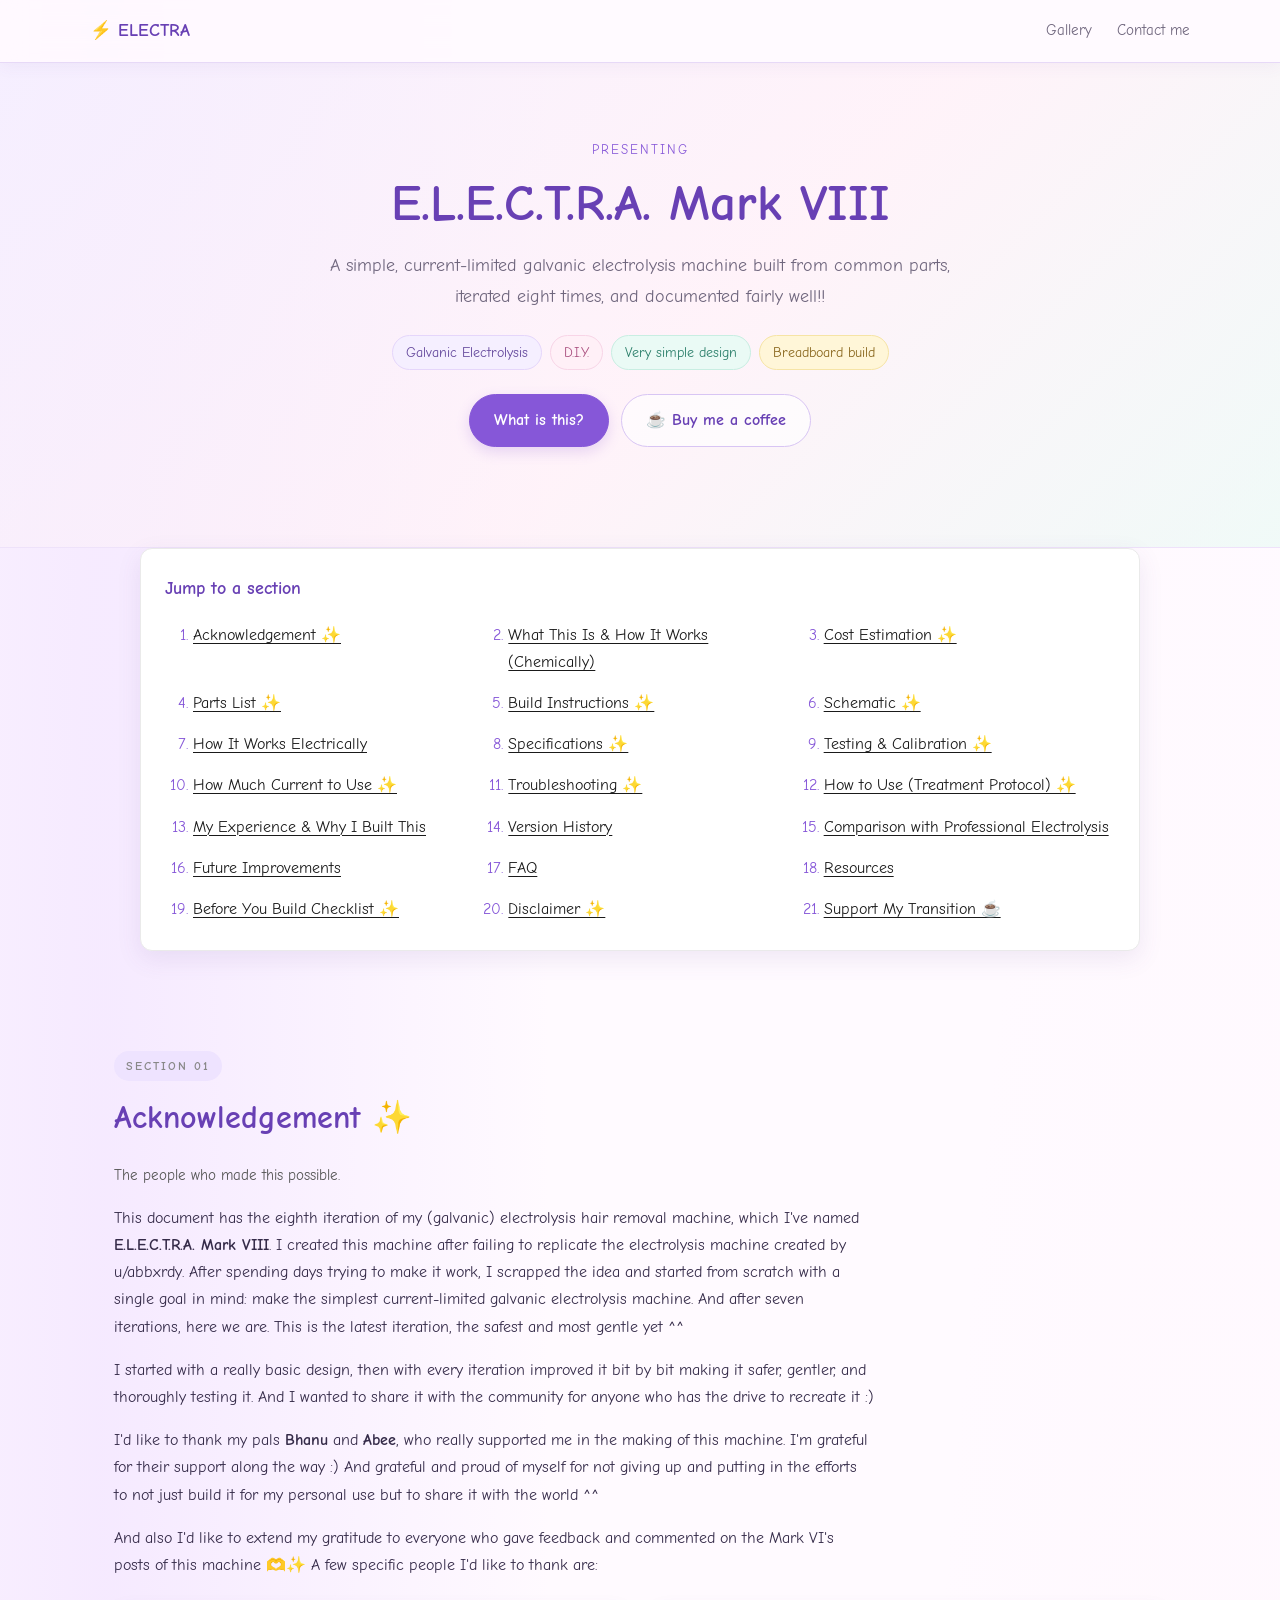
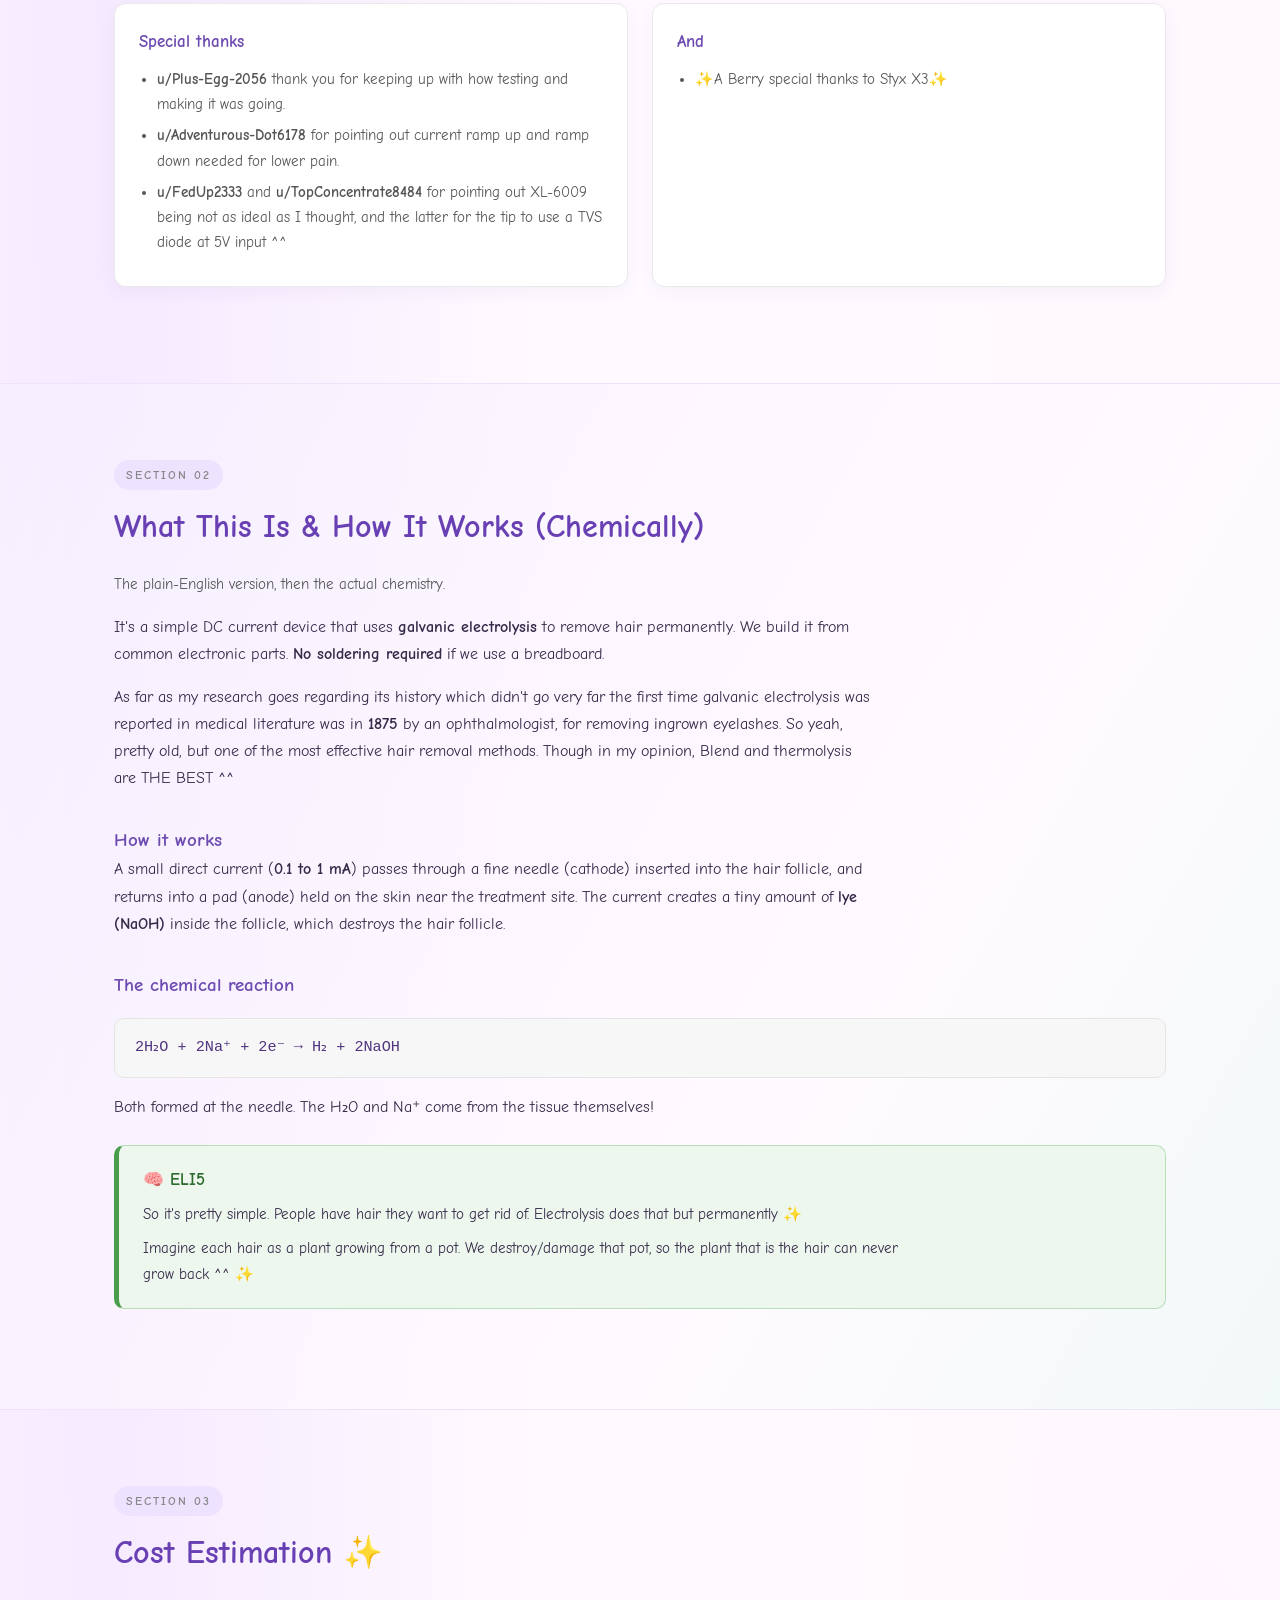
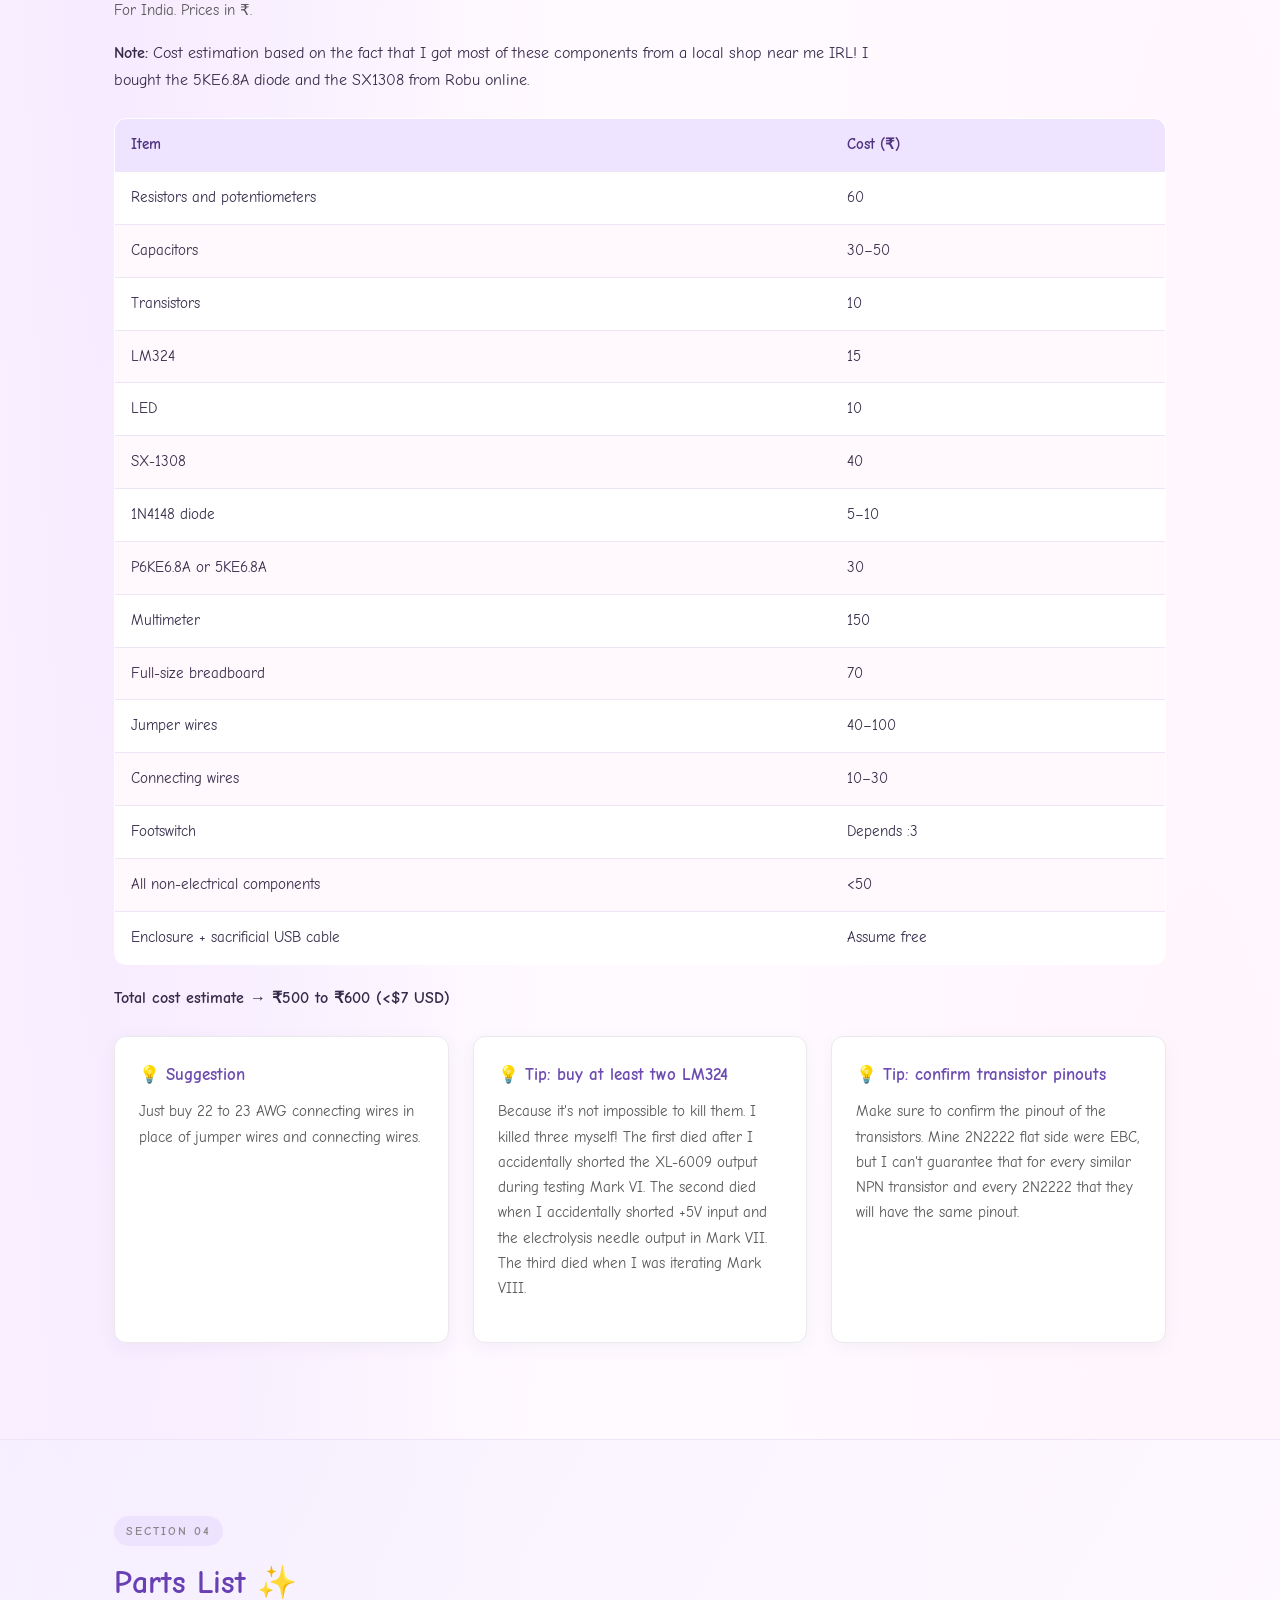
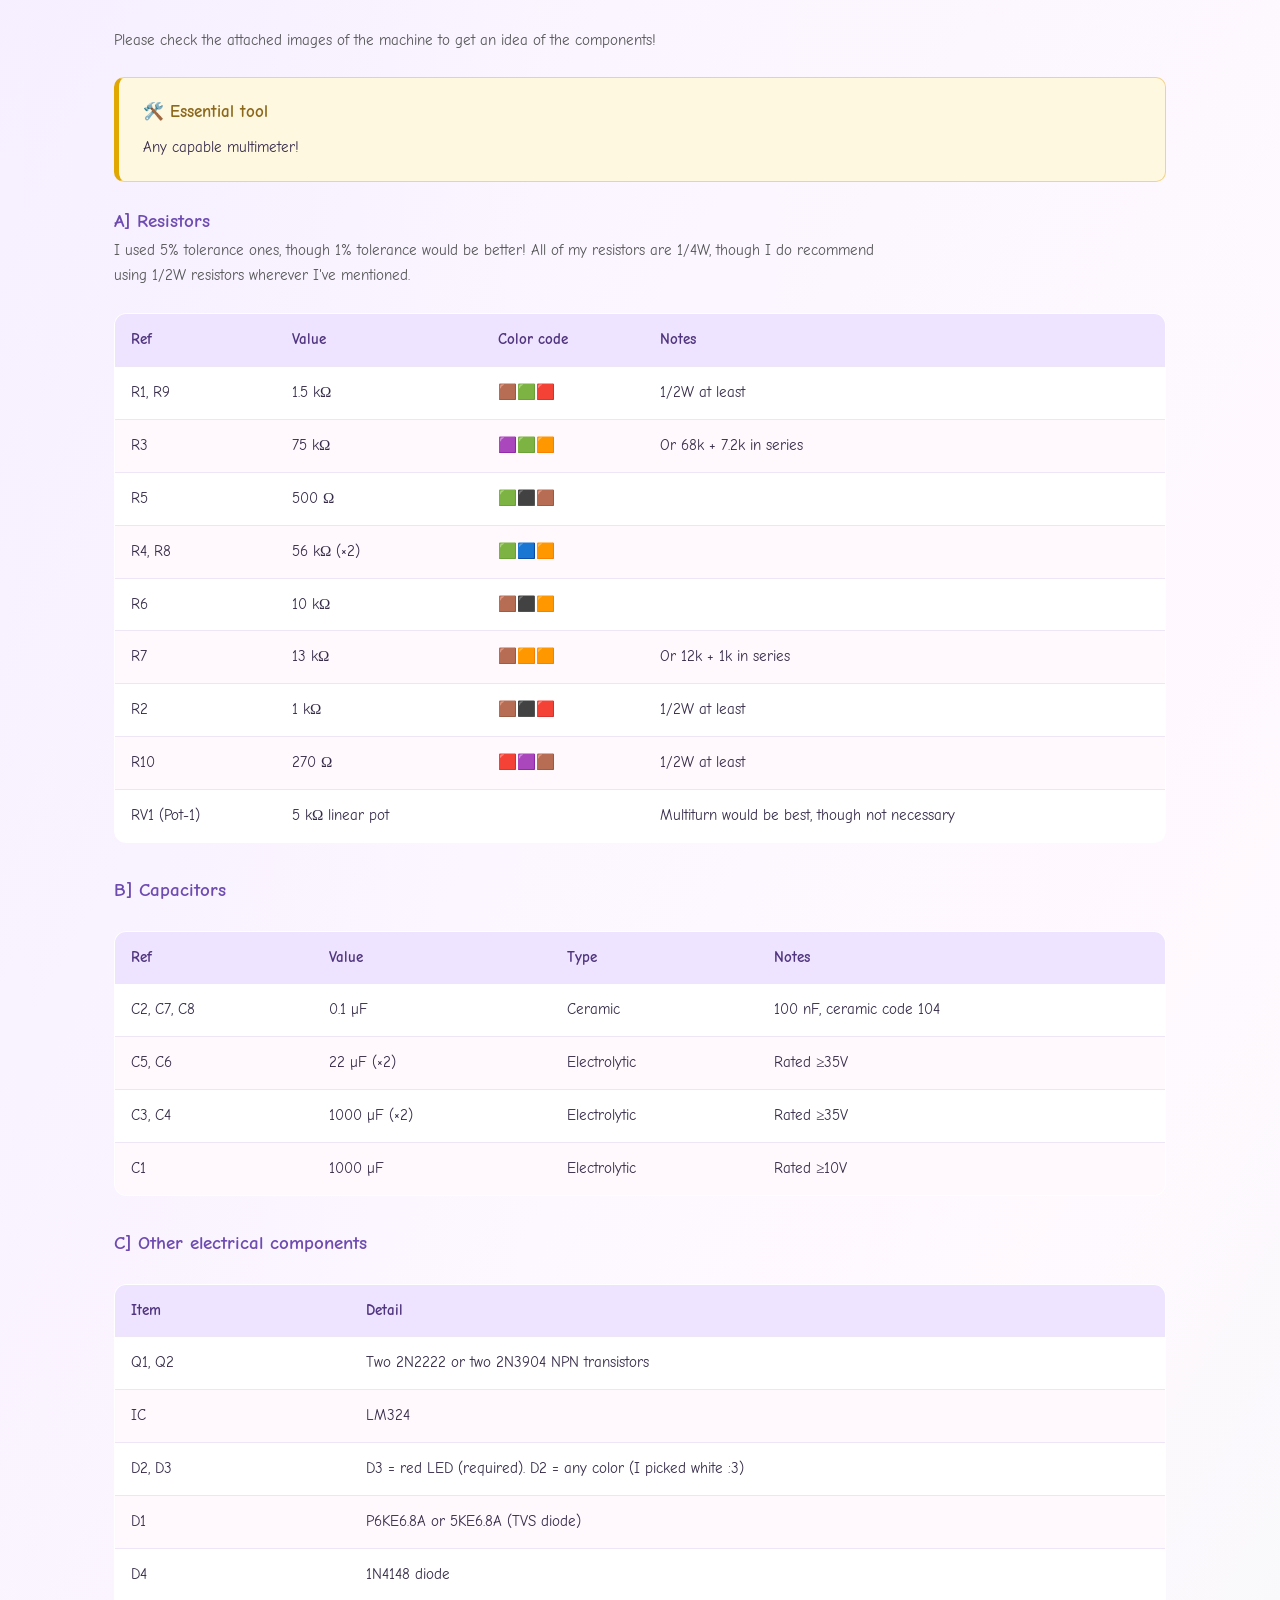
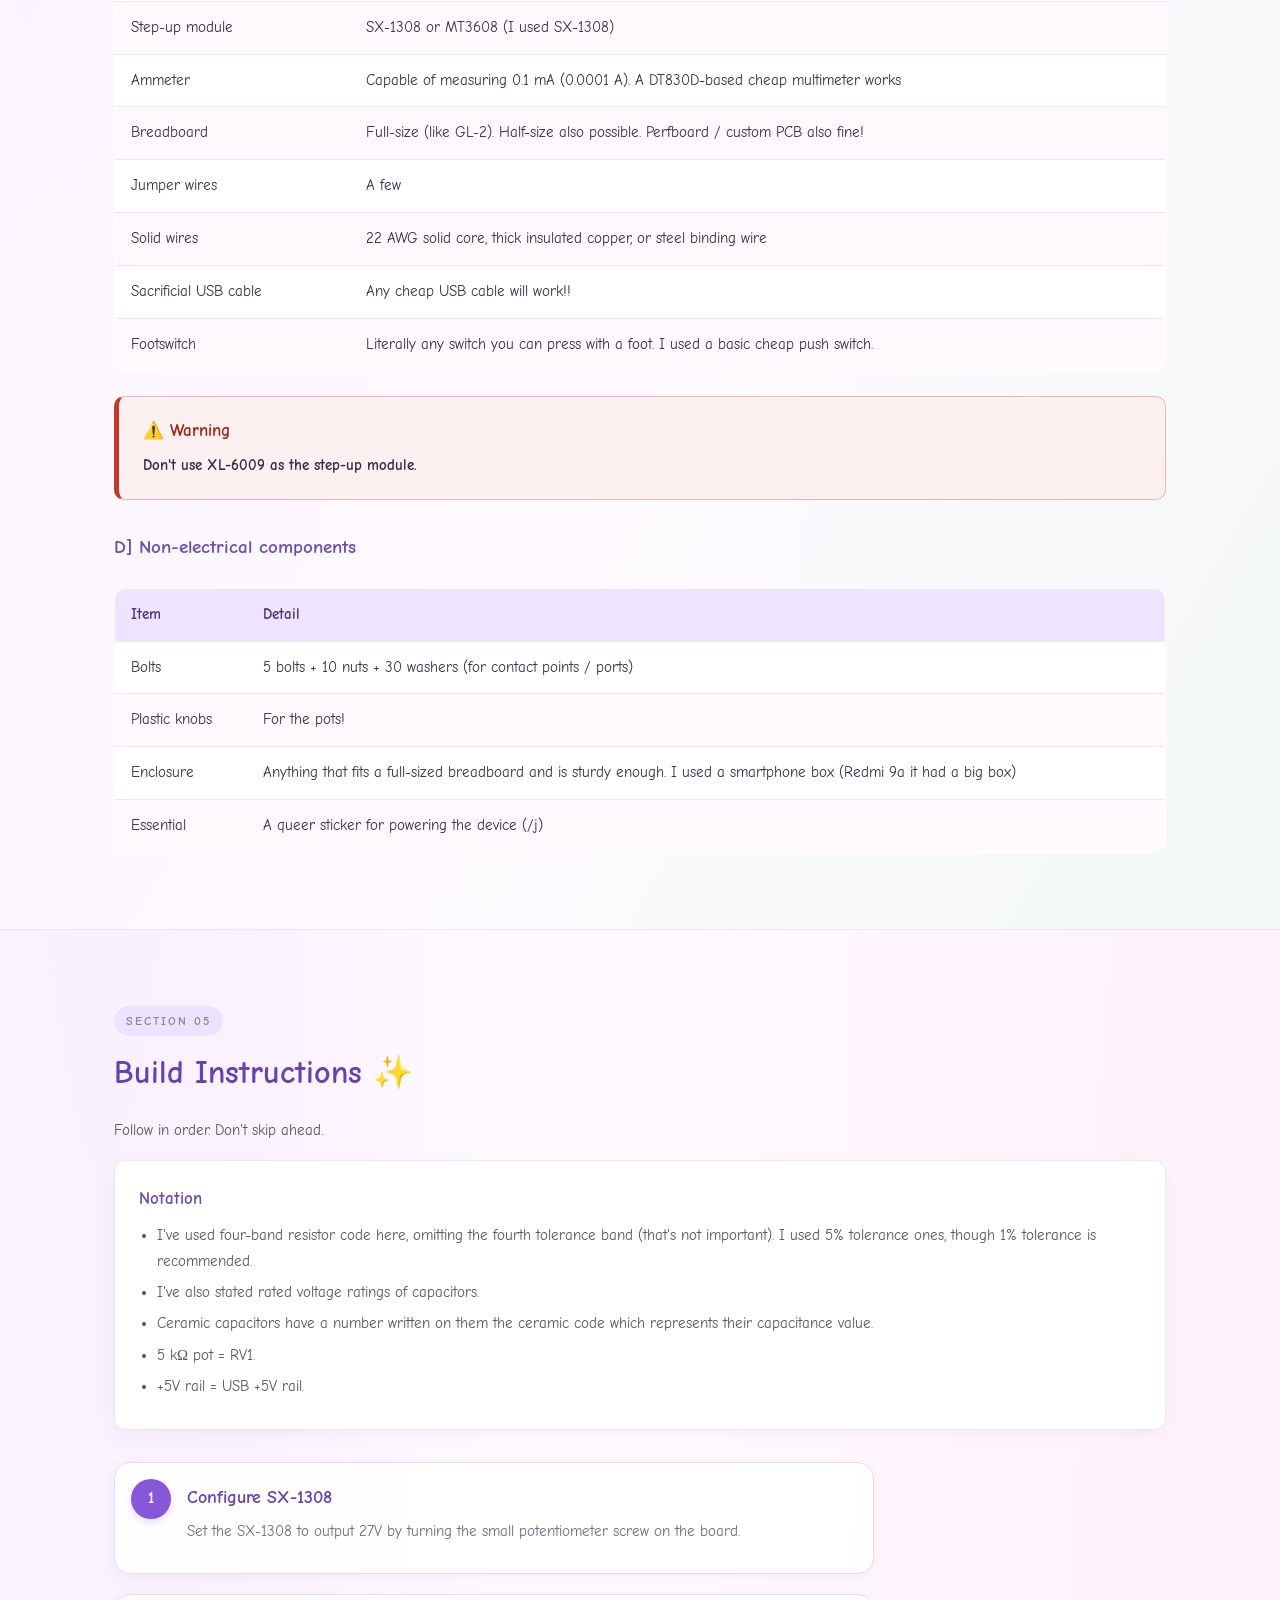
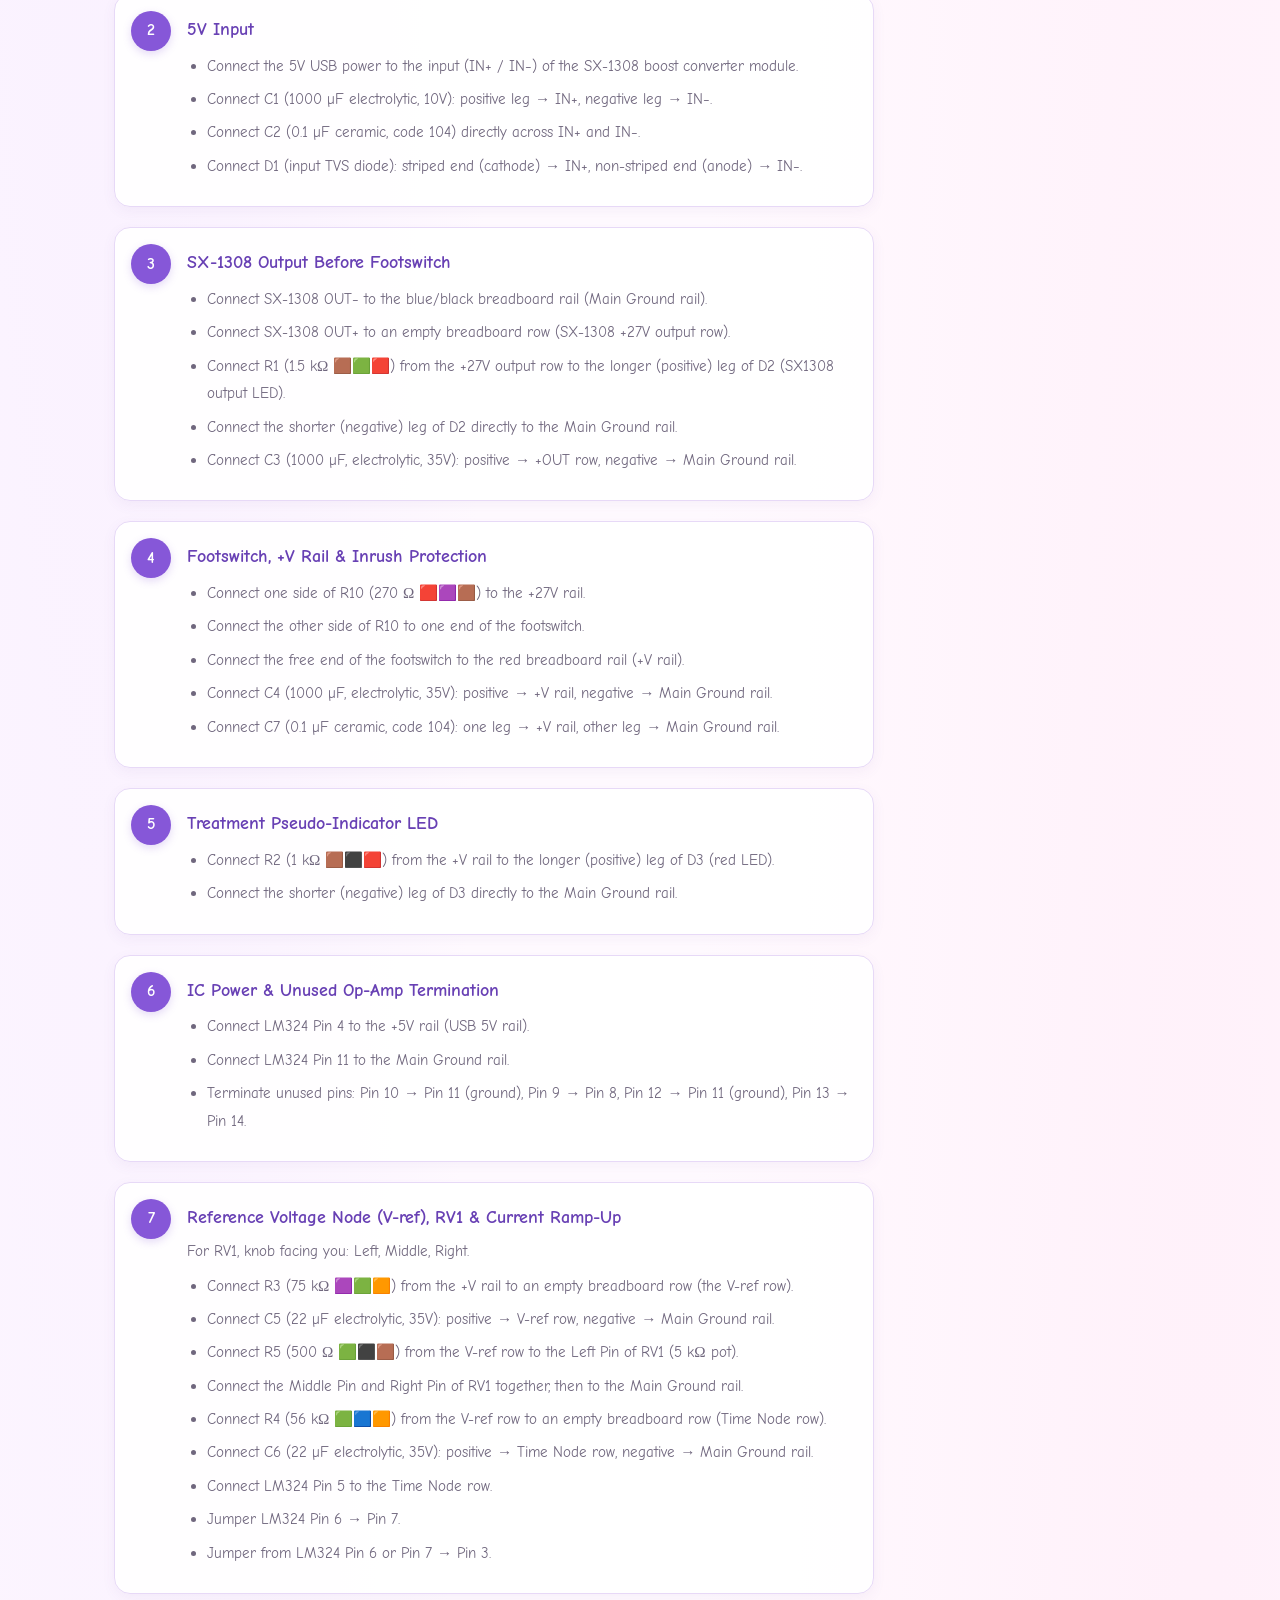
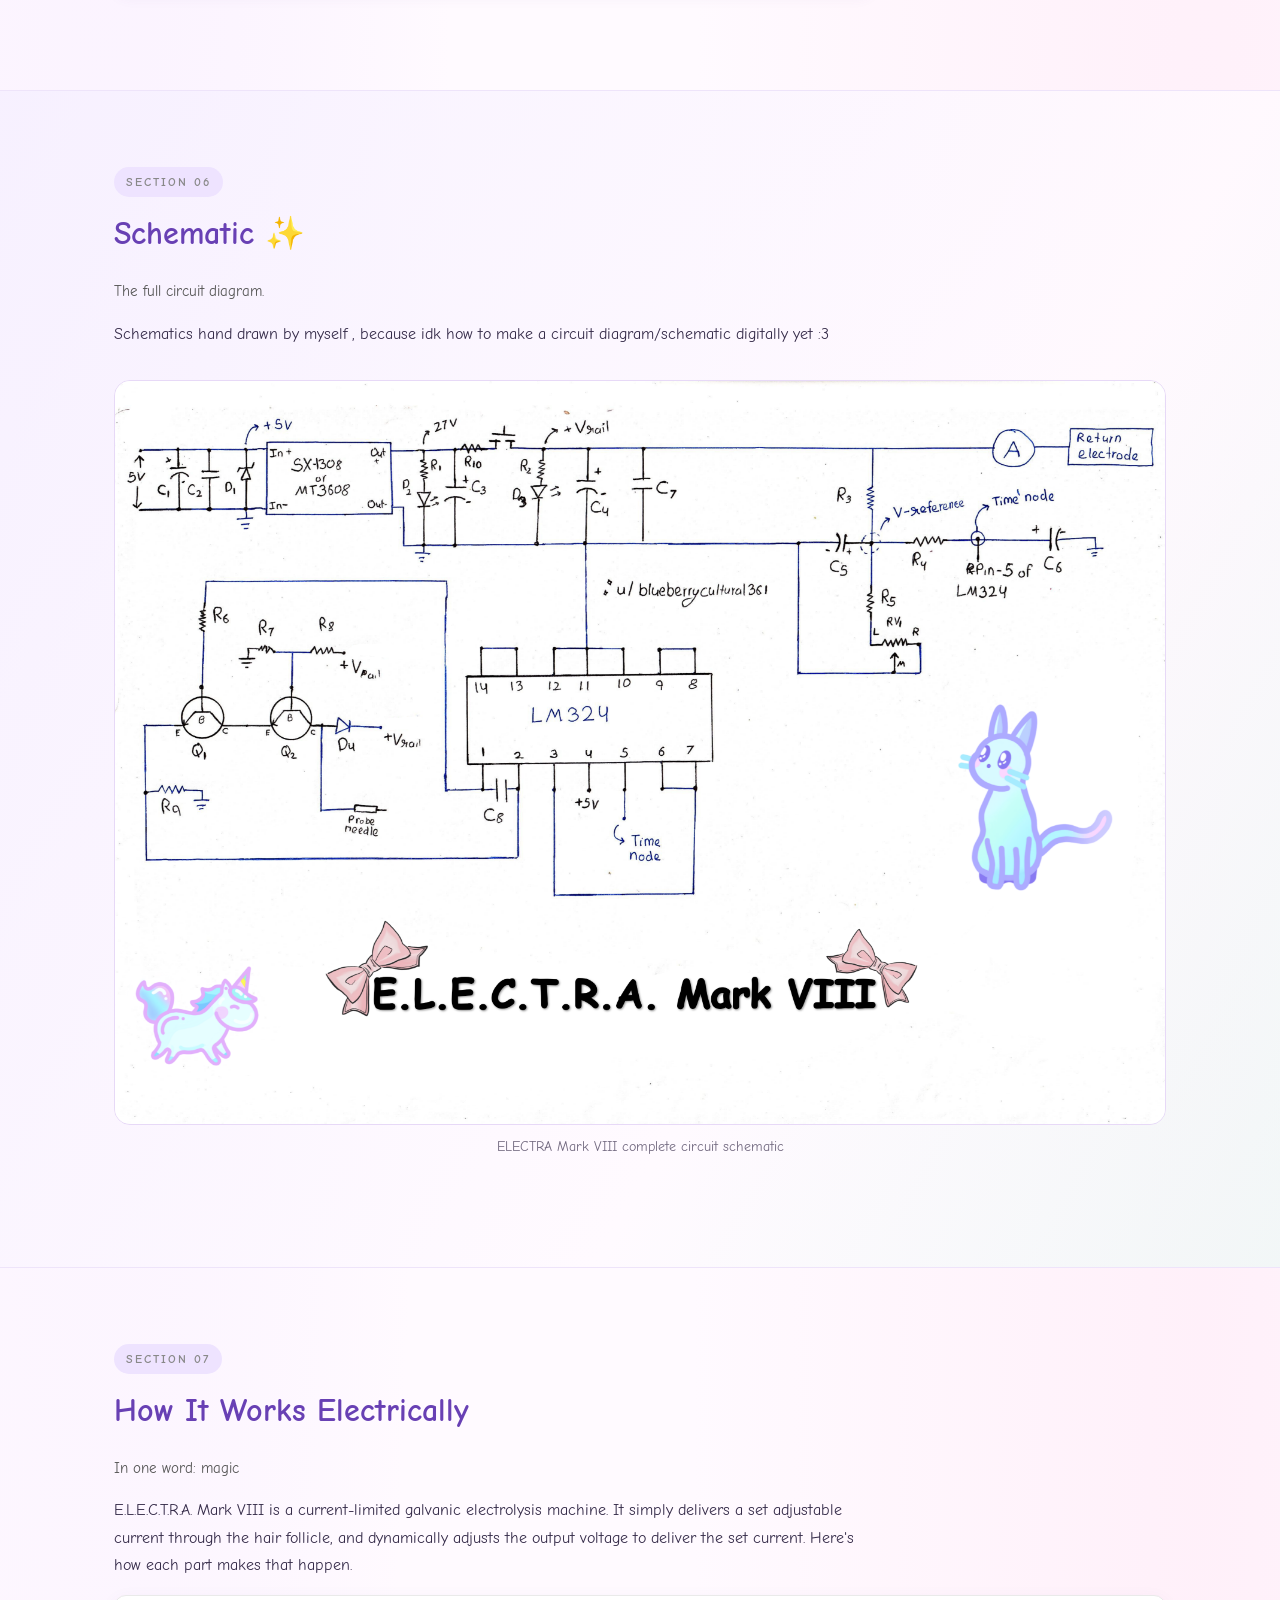
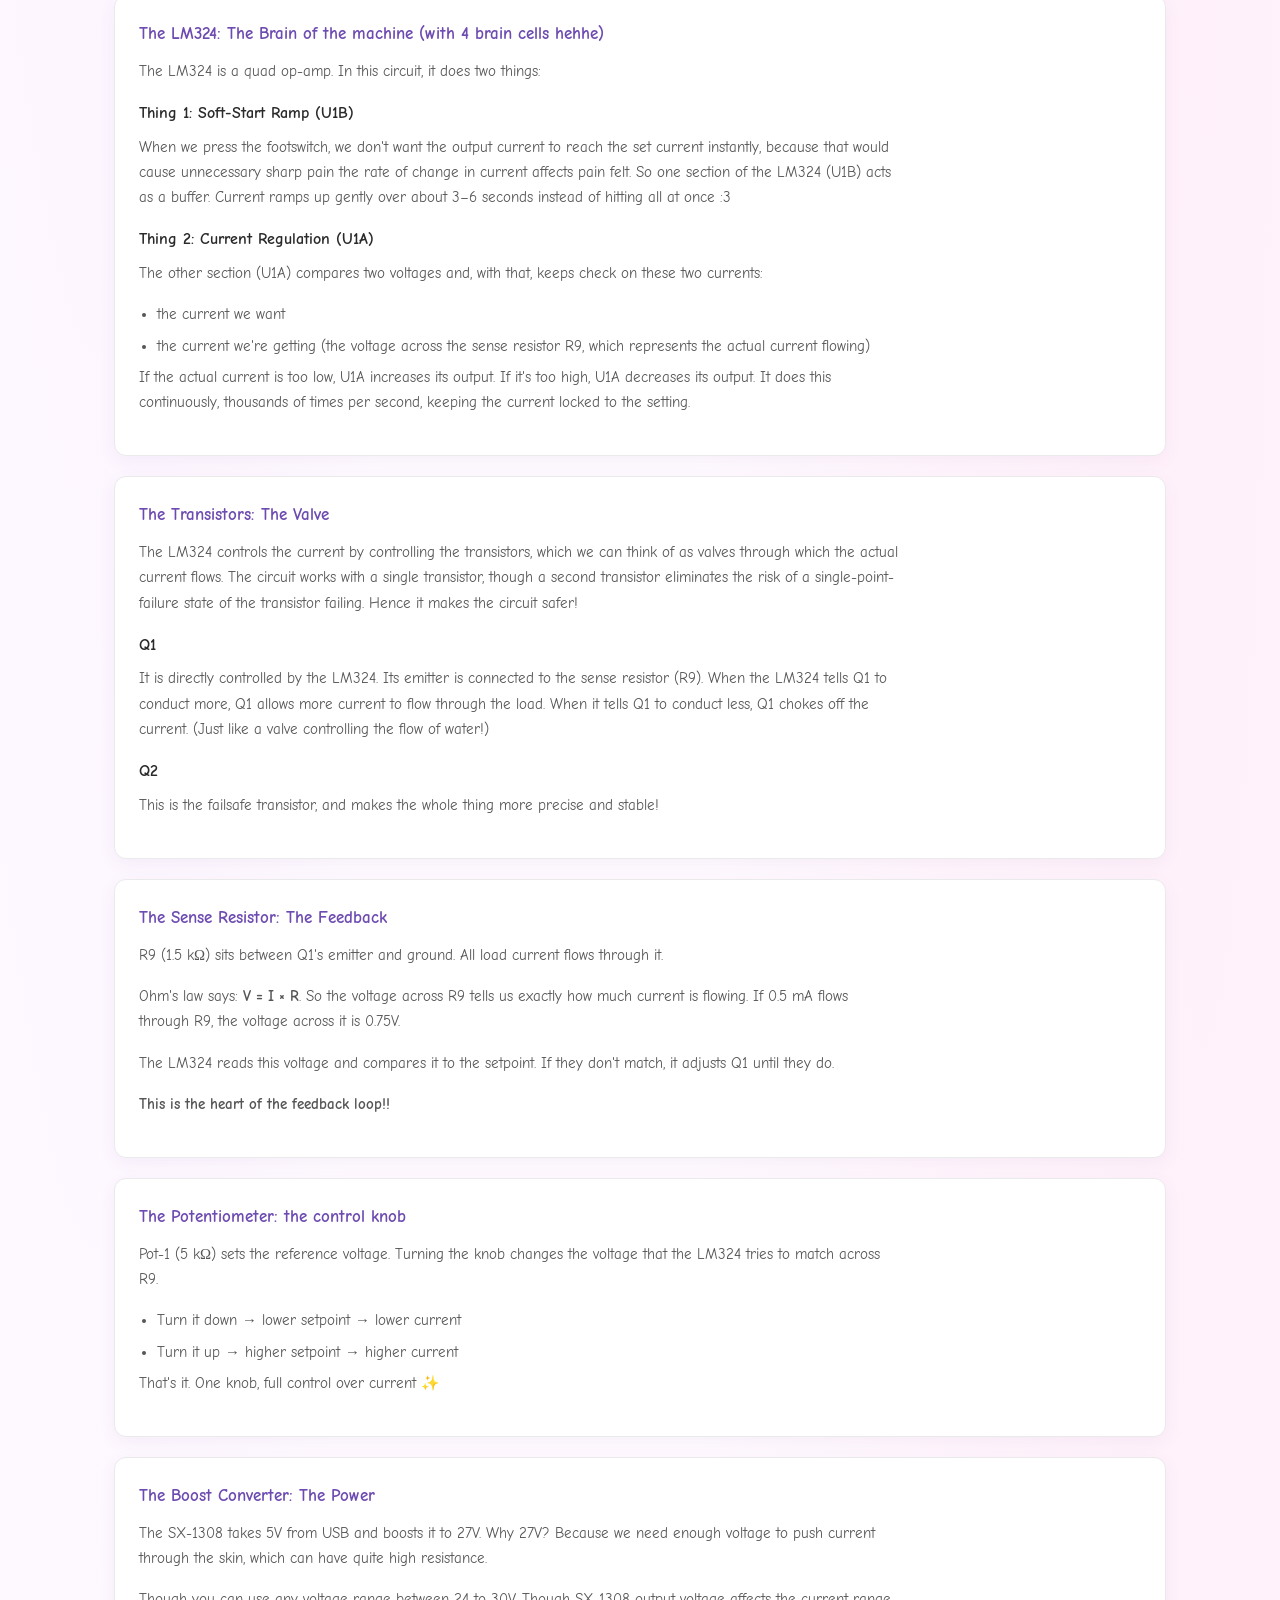
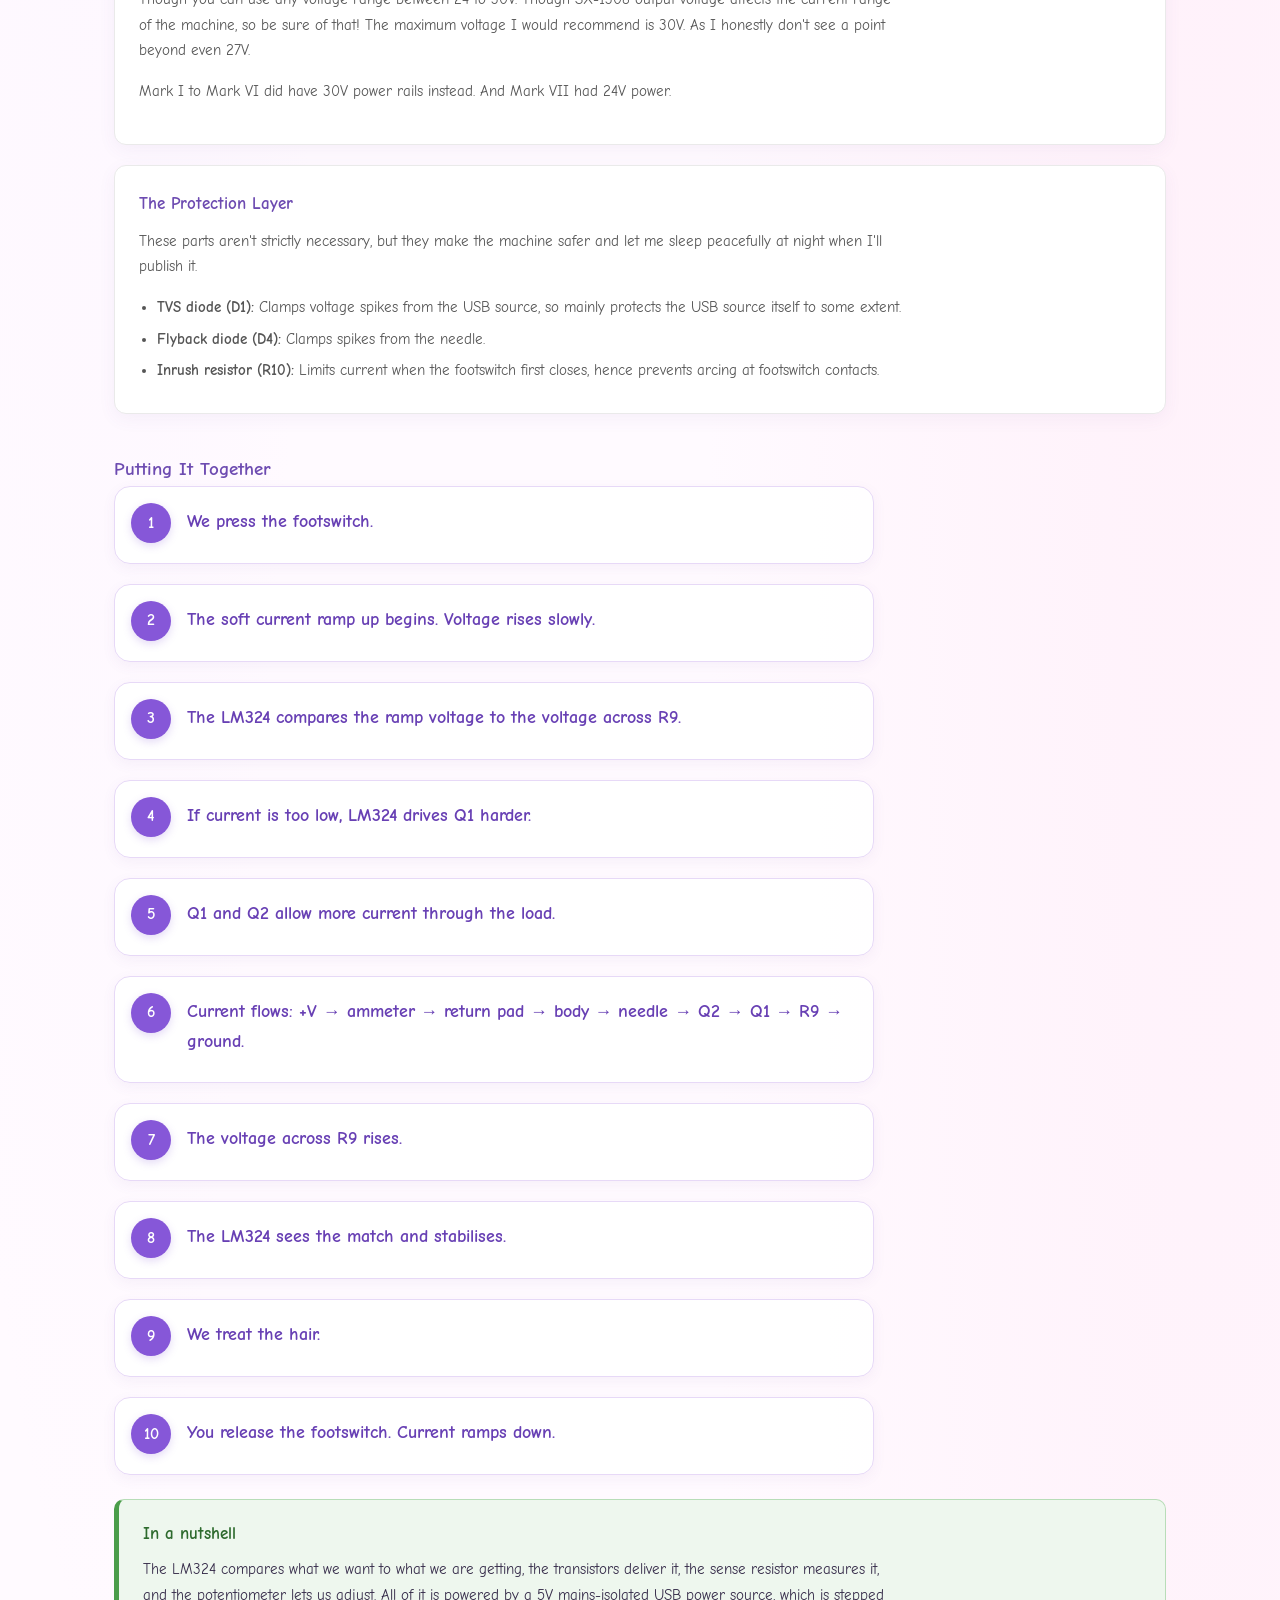
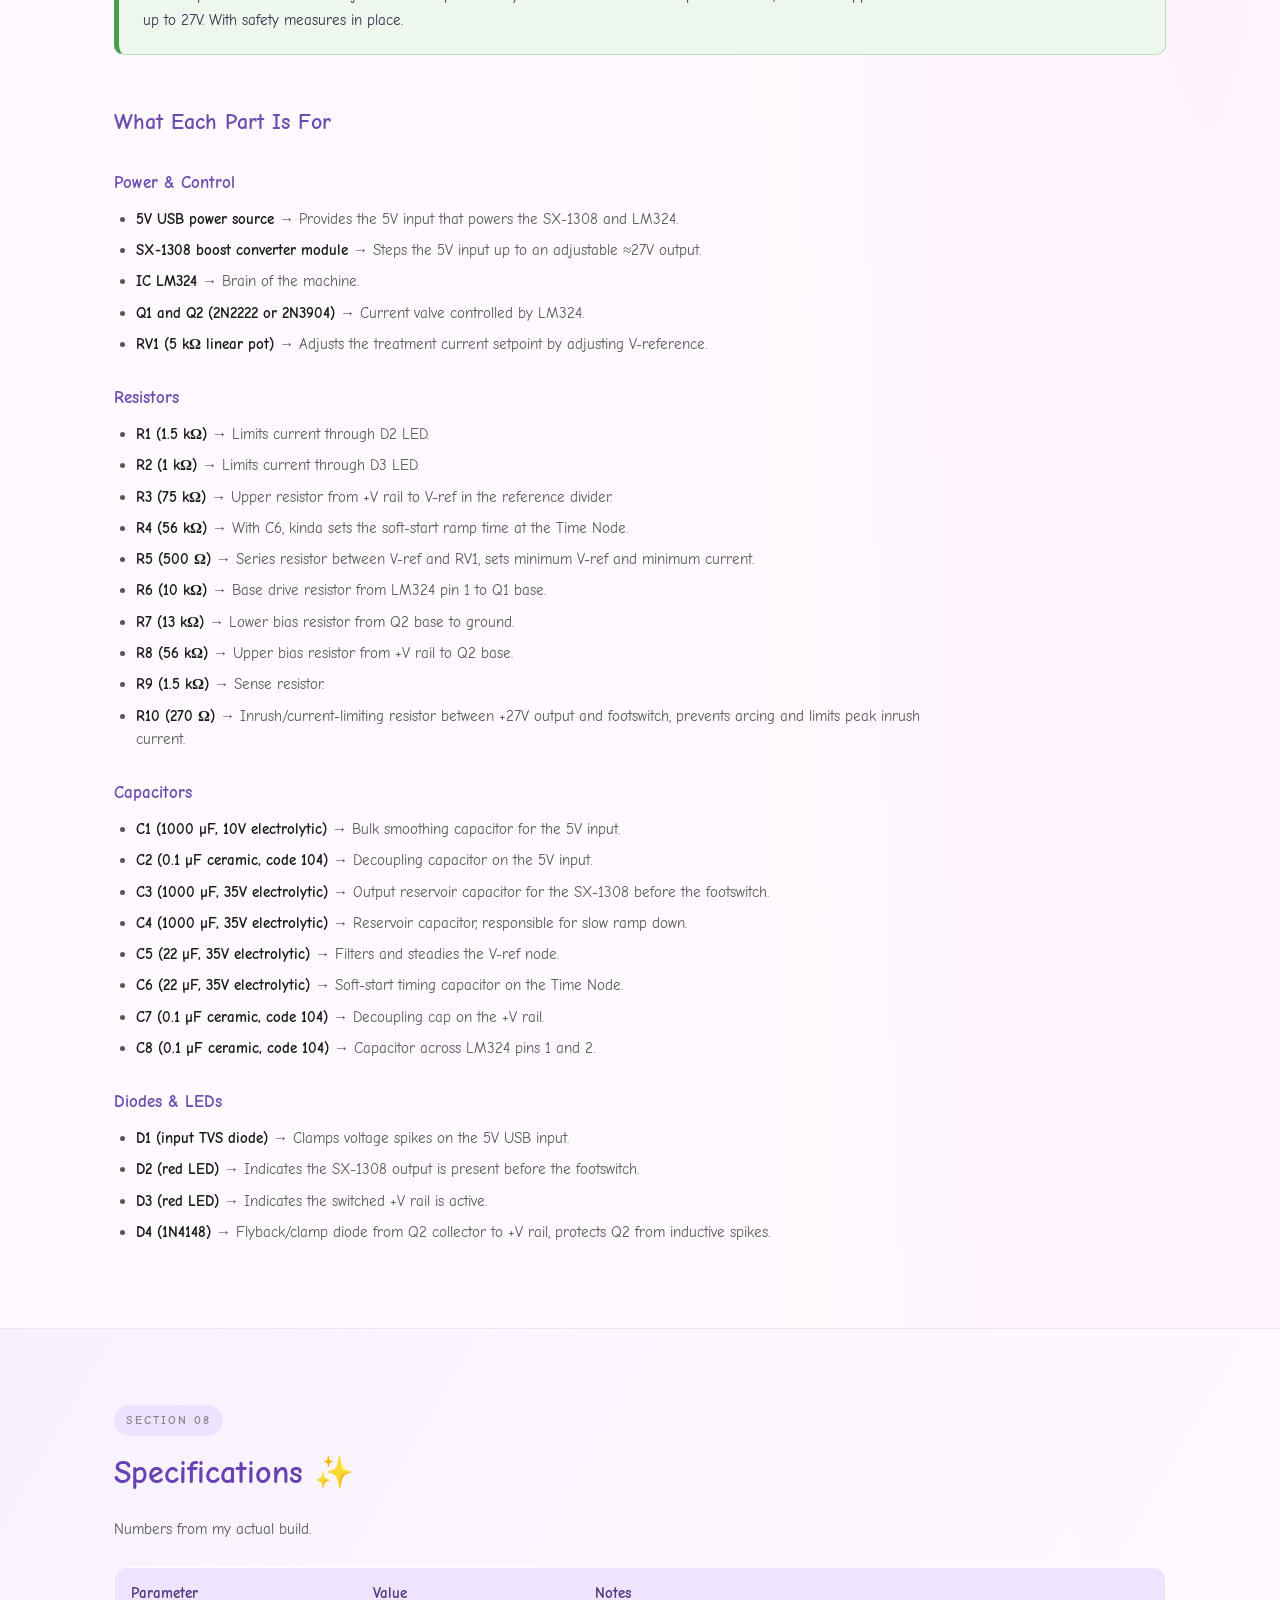
<file: index.html>
<!DOCTYPE html>
<html lang="en">
<head>
  <meta charset="UTF-8" />
  <meta name="viewport" content="width=device-width, initial-scale=1" />
  <title>ELECTRA Mark VIII DIY Galvanic Electrolysis Machine</title>
  <meta name="description" content="E.L.E.C.T.R.A. Mark VIII a simple, current-limited DIY galvanic electrolysis machine. Full build, specs, testing and safety documentation." />
  <link rel="preconnect" href="https://fonts.googleapis.com">
  <link rel="preconnect" href="https://fonts.gstatic.com" crossorigin>
  <link href="https://fonts.googleapis.com/css2?family=Comic+Neue:wght@400;700&display=swap" rel="stylesheet">
  <link rel="stylesheet" href="style.css" />
  <style>
    /* Comic Sans everywhere override the stylesheet */
    body, h1, h2, h3, h4, h5, h6, p, li, a, span, div, td, th,
    button, input, textarea, select, .btn, .logo, .tag, .eyebrow, .kicker {
      font-family: "Comic Sans MS", "Comic Neue", "Comic Sans", "Chalkboard SE", cursive !important;
    }
    code, pre, .formula, .chem {
      font-family: "SF Mono", "Fira Code", monospace !important;
    }

    .num { display:inline-block; font-size:0.75rem; font-weight:700; letter-spacing:2px;
           text-transform:uppercase; color:#888; margin-bottom:6px; }
    .warn { background:#fff8e1; border:1px solid #f0d48a; border-left:5px solid #e0a800;
            border-radius:10px; padding:20px 24px; margin:24px 0; }
    .warn h3 { margin-bottom:8px; font-size:1.05rem; }
    .warn p  { margin:0 0 8px; font-size:0.95rem; }
    .warn p:last-child { margin-bottom:0; }
    .danger { background:#fdf0f0; border:1px solid #eab6b6; border-left:5px solid #c0392b; }
    .danger h3 { color:#a52216; }
    .checklist { list-style:none; max-width:760px; padding-left:0; }
    .checklist li { display:flex; align-items:flex-start; gap:12px; margin-bottom:12px;
                    font-size:0.97rem; color:#333; }
    .checklist input[type="checkbox"] { flex:0 0 auto; width:1.15rem; height:1.15rem;
                    margin-top:3px; accent-color:#9876d6; cursor:pointer; }
    .checklist label { cursor:pointer; }
    /* The external stylesheet adds a decorative square; hide it so only the real checkbox remains. */
    .checklist li { padding-left:0; }
    .checklist li::before { content:none !important; display:none !important; }
    .checklist li:has(input:checked) label { text-decoration:line-through; opacity:.7; }
    .checklist-progress { max-width:760px; margin:0 0 16px; font-size:.92rem; color:#6d5a91; font-weight:700; }
    .kicker { color:#555; font-size:0.95rem; margin-bottom:24px; max-width:760px; }
    .grid2 { display:grid; grid-template-columns:repeat(auto-fit,minmax(280px,1fr));
             gap:24px; margin-top:24px; }
    .panel { background:#fff; border:1px solid #eaeaea; border-radius:12px; padding:24px; margin-bottom:20px; }
    .panel h3 { font-size:1.05rem; margin-bottom:10px; }
    .panel h4 { font-size:0.98rem; margin:16px 0 8px; color:#2a2a2a; }
    .panel p, .panel li { font-size:0.93rem; color:#555; }
    .panel ul { padding-left:18px; }
    .panel li { margin-bottom:6px; }
    .quote { border-left:4px solid #1a1a1a; padding-left:20px; margin:28px 0;
             font-style:italic; color:#444; max-width:760px; }
    .refs { list-style:none; max-width:800px; }
    .refs li { margin-bottom:16px; font-size:0.95rem; color:#555; }
    .refs li strong { color:#1a1a1a; }
    .refs a { color:#1a1a1a; word-break:break-word; }
    .version { border-left:3px solid #ddd; padding-left:20px; margin-bottom:28px; }
    .version strong { display:block; font-size:1rem; }
    .version span { font-size:0.82rem; color:#999; }
    .version p { margin:6px 0 0; font-size:0.93rem; color:#555; }
    .formula { background:#1a1a1a; color:#f5f5f5; padding:20px 24px; border-radius:10px;
               font-size:1rem; margin:20px 0; text-align:center; overflow-x:auto; }
    .highlight { background:#eef7ee; border:1px solid #b8ddb8; border-left:5px solid #4a9d4a;
                 border-radius:10px; padding:20px 24px; margin:24px 0; }
    .highlight h3 { margin-bottom:8px; font-size:1.05rem; color:#2d6a2d; }
    .highlight p { margin:0 0 8px; font-size:0.95rem; }
    .highlight p:last-child { margin-bottom:0; }
    .support { text-align:center; padding:40px 0; }
    .support .btn { font-size:1.05rem; padding:16px 32px; }
    .chem { background:#f7f7f7; border:1px solid #e5e5e5; border-radius:10px;
            padding:16px 20px; font-size:0.95rem; margin:16px 0; overflow-x:auto; }
    .step-group { margin-bottom:32px; }
    .step-group h3 { font-size:1.05rem; margin-bottom:8px; }
    .credit { font-size:0.85rem; color:#999; margin-top:24px; }
    .credit a { color:#777; }
    .part-list { max-width:820px; }
    .part-list h3 { font-size:1.05rem; margin:28px 0 10px; }
    .part-list ul { padding-left:22px; }
    .part-list li { margin-bottom:8px; font-size:0.94rem; color:#555; line-height:1.55; }
    .part-list li strong { color:#1a1a1a; }
  
    .section-index { max-width:1000px; margin:0 auto 24px; padding:24px; border:1px solid #eaeaea; border-radius:12px; background:#fff; }
    .section-index h2 { margin:0 0 14px; font-size:1.15rem; }
    .section-index ol { display:grid; grid-template-columns:repeat(auto-fit,minmax(220px,1fr)); gap:8px 24px; padding-left:28px; margin:0; }
    .section-index a { color:#1a1a1a; text-decoration-thickness:1px; text-underline-offset:3px; }
    .section-index a:hover { opacity:.7; }
    html { scroll-behavior:smooth; scroll-padding-top:90px; }
    /* Build instructions: number only the main step headings; keep sub-instructions as bullets. */
    .steps > li > ul {
      list-style: disc !important;
      counter-reset: none !important;
    }
    .steps > li > ul > li {
      list-style: disc !important;
      counter-increment: none !important;
    }
    .steps > li > ul > li::before {
      content: none !important;
      display: none !important;
    }
  </style>
</head>
<body>

<header class="site-header">
  <div class="wrap header-inner">
    <a class="logo" href="#top">⚡ ELECTRA</a>
    <nav aria-label="Main navigation">
      <a href="gallery.html">Gallery</a>
      <a href="https://www.reddit.com/user/BlueberryCultural361/" target="_blank" rel="noopener noreferrer">Contact me</a>
    </nav>
  </div>
</header>

<main id="top">

  <!-- ===== HERO ===== -->
  <section class="hero">
    <div class="wrap">
      <p class="eyebrow">Presenting</p>
      <h1>E.L.E.C.T.R.A. Mark VIII</h1>
      <p class="lead">
        A simple, current-limited galvanic electrolysis machine built from common
        parts, iterated eight times, and documented fairly well!!
      </p>
      <div class="tags">
        <span class="tag">Galvanic Electrolysis</span>
        <span class="tag">D.I.Y.</span>
        <span class="tag">Very simple design</span>
        <span class="tag">Breadboard build</span>
      </div>
      <div class="hero-actions">
        <a class="btn" href="#what">What is this?</a>
        <a class="btn btn-ghost" href="#support">☕ Buy me a coffee</a>
      </div>
      
    </div>
  </section>

  <!-- ===== 01 ACKNOWLEDGEMENT ===== -->
  
  <nav class="section-index wrap" aria-label="Page sections">
    <h2>Jump to a section</h2>
    <ol>
      <li><a href="#acknowledgement">Acknowledgement ✨</a></li>
      <li><a href="#what">What This Is &amp; How It Works (Chemically)</a></li>
      <li><a href="#cost">Cost Estimation ✨</a></li>
      <li><a href="#parts">Parts List ✨</a></li>
      <li><a href="#build">Build Instructions ✨</a></li>
      <li><a href="#schematic">Schematic ✨</a></li>
      <li><a href="#electrical">How It Works Electrically</a></li>
      <li><a href="#specs">Specifications ✨</a></li>
      <li><a href="#testing">Testing &amp; Calibration ✨</a></li>
      <li><a href="#current">How Much Current to Use ✨</a></li>
      <li><a href="#troubleshooting">Troubleshooting ✨</a></li>
      <li><a href="#usage">How to Use (Treatment Protocol) ✨</a></li>
      <li><a href="#experience">My Experience &amp; Why I Built This</a></li>
      <li><a href="#versions">Version History</a></li>
      <li><a href="#comparison">Comparison with Professional Electrolysis</a></li>
      <li><a href="#future">Future Improvements</a></li>
      <li><a href="#faq">FAQ</a></li>
      <li><a href="#resources">Resources</a></li>
      <li><a href="#before">Before You Build Checklist ✨</a></li>
      <li><a href="#safety">Disclaimer ✨</a></li>
      <li><a href="#support">Support My Transition ☕</a></li>
    </ol>
  </nav>

  <section id="acknowledgement" class="section">
    <div class="wrap">
      <p class="num">Section 01</p>
      <h2>Acknowledgement ✨</h2>
      <p class="kicker">The people who made this possible.</p>

      <p>
        This document has the eighth iteration of my (galvanic) electrolysis hair
        removal machine, which I've named <strong>E.L.E.C.T.R.A. Mark VIII</strong>.
        I created this machine after failing to replicate the electrolysis machine
        created by u/abbxrdy. After spending days trying to make it work, I scrapped
        the idea and started from scratch with a single goal in mind: make the
        simplest current-limited galvanic electrolysis machine. And after seven
        iterations, here we are. This is the latest iteration, the safest and most
        gentle yet ^^
      </p>

      <p>
        I started with a really basic design, then with every iteration improved it
        bit by bit making it safer, gentler, and thoroughly testing it. And I
        wanted to share it with the community for anyone who has the drive to
        recreate it :)
      </p>

      <p>
        I'd like to thank my pals <strong>Bhanu</strong> and <strong>Abee</strong>,
        who really supported me in the making of this machine. I'm grateful for
        their support along the way :) 
        And grateful and proud of myself for not giving up and putting in the 
        efforts to not just build it for my personal use but to share it with the
        world ^^
      </p>

      <p>
        And also I'd like to extend my gratitude to everyone who gave feedback and
        commented on the Mark VI's posts of this machine 🫶✨ A few specific people
        I'd like to thank are:
      </p>

      <div class="grid2">
        <div class="panel">
          <h3>Special thanks</h3>
          <ul>
            <li><strong>u/Plus-Egg-2056</strong> thank you for keeping up with how testing and making it was going.</li>
            <li><strong>u/Adventurous-Dot6178</strong> for pointing out current ramp up and ramp down needed for lower pain.</li>
            <li><strong>u/FedUp2333</strong> and <strong>u/TopConcentrate8484</strong> for pointing out XL-6009 being not as ideal as I thought, and the latter for the tip to use a TVS diode at 5V input ^^</li>
          </ul>
        </div>
        <div class="panel">
          <h3>And</h3>
          <ul>
            <li>✨A Berry special thanks to Styx X3✨</li>
          </ul>
        </div>
      </div>
    </div>
  </section>

  <!-- ===== 02 WHAT THIS IS ===== -->
  <section id="what" class="section alt">
    <div class="wrap">
      <p class="num">Section 02</p>
      <h2>What This Is &amp; How It Works (Chemically)</h2>
      <p class="kicker">The plain-English version, then the actual chemistry.</p>

      <p>
        It's a simple DC current device that uses <strong>galvanic electrolysis</strong>
        to remove hair permanently. We build it from common electronic parts.
        <strong>No soldering required</strong> if we use a breadboard.
      </p>

      <p>
        As far as my research goes regarding its history which didn't go very far 
        the first time galvanic electrolysis was reported in medical literature was
        in <strong>1875</strong> by an ophthalmologist, for removing ingrown eyelashes.
        So yeah, pretty old, but one of the most effective hair removal methods.
        Though in my opinion, Blend and thermolysis are THE BEST ^^
      </p>

      <h3 style="margin-top:32px;">How it works</h3>
      <p>
        A small direct current (<strong>0.1 to 1 mA</strong>) passes through a fine
        needle (cathode) inserted into the hair follicle, and returns into a pad
        (anode) held on the skin near the treatment site. The current creates a tiny
        amount of <strong>lye (NaOH)</strong> inside the follicle, which destroys the
        hair follicle.
      </p>

      <h3 style="margin-top:32px;">The chemical reaction</h3>
      <div class="chem">
        2H₂O + 2Na⁺ + 2e⁻ → H₂ + 2NaOH
      </div>
      <p>
        Both formed at the needle. The H₂O and Na⁺ come from the tissue themselves!
      </p>

      <div class="highlight">
        <h3>🧠 ELI5</h3>
        <p>
          So it's pretty simple. People have hair they want to get rid of.
          Electrolysis does that but permanently ✨
        </p>
        <p>
          Imagine each hair as a plant growing from a pot. We destroy/damage that
          pot, so the plant that is the hair can never grow back ^^ ✨
        </p>
      </div>
    </div>
  </section>

  <!-- ===== 03 COST ESTIMATION ===== -->
  <section id="cost" class="section">
    <div class="wrap">
      <p class="num">Section 03</p>
      <h2>Cost Estimation ✨</h2>
      <p class="kicker">For India. Prices in ₹.</p>

      <p>
        <strong>Note:</strong> Cost estimation based on the fact that I got most of
        these components from a local shop near me IRL! I bought the 5KE6.8A diode
        and the SX1308 from Robu online.
      </p>

      <div class="table-wrap">
        <table>
          <thead>
            <tr><th>Item</th><th>Cost (₹)</th></tr>
          </thead>
          <tbody>
            <tr><td>Resistors and potentiometers</td><td>60</td></tr>
            <tr><td>Capacitors</td><td>30–50</td></tr>
            <tr><td>Transistors</td><td>10</td></tr>
            <tr><td>LM324</td><td>15</td></tr>
            <tr><td>LED</td><td>10</td></tr>
            <tr><td>SX-1308</td><td>40</td></tr>
            <tr><td>1N4148 diode</td><td>5–10</td></tr>
            <tr><td>P6KE6.8A or 5KE6.8A</td><td>30</td></tr>
            <tr><td>Multimeter</td><td>150</td></tr>
            <tr><td>Full-size breadboard</td><td>70</td></tr>
            <tr><td>Jumper wires</td><td>40–100</td></tr>
            <tr><td>Connecting wires</td><td>10–30</td></tr>
            <tr><td>Footswitch</td><td>Depends :3</td></tr>
            <tr><td>All non-electrical components</td><td>&lt;50</td></tr>
            <tr><td>Enclosure + sacrificial USB cable</td><td>Assume free</td></tr>
          </tbody>
        </table>
      </div>

      <p style="margin-top:20px;">
        <strong>Total cost estimate → ₹500 to ₹600 (&lt;$7 USD)</strong>
      </p>

      <div class="grid2">
        <div class="panel">
          <h3>💡 Suggestion</h3>
          <p>
            Just buy 22 to 23 AWG connecting wires in place of jumper wires and
            connecting wires.
          </p>
        </div>
        <div class="panel">
          <h3>💡 Tip: buy at least two LM324</h3>
          <p>
            Because it's not impossible to kill them. I killed three myself! The
            first died after I accidentally shorted the XL-6009 output during
            testing Mark VI. The second died when I accidentally shorted +5V input
            and the electrolysis needle output in Mark VII. The third died when I
            was iterating Mark VIII.
          </p>
        </div>
        <div class="panel">
          <h3>💡 Tip: confirm transistor pinouts</h3>
          <p>
            Make sure to confirm the pinout of the transistors. Mine 2N2222 flat
            side were EBC, but I can't guarantee that for every similar NPN
            transistor and every 2N2222 that they will have the same pinout.
          </p>
        </div>
      </div>
    </div>
  </section>

  <!-- ===== 04 PARTS LIST ===== -->
  <section id="parts" class="section alt">
    <div class="wrap">
      <p class="num">Section 04</p>
      <h2>Parts List ✨</h2>
      <p class="kicker">Please check the attached images of the machine to get an idea of the components!</p>

      <div class="warn">
        <h3>🛠️ Essential tool</h3>
        <p>Any capable multimeter!</p>
      </div>

      <h3>A] Resistors</h3>
      <p style="font-size:0.95rem;color:#555;">
        I used 5% tolerance ones, though 1% tolerance would be better! All of my
        resistors are 1/4W, though I do recommend using 1/2W resistors wherever
        I've mentioned.
      </p>

      <div class="table-wrap">
        <table>
          <thead>
            <tr><th>Ref</th><th>Value</th><th>Color code</th><th>Notes</th></tr>
          </thead>
          <tbody>
            <tr><td>R1, R9</td><td>1.5 kΩ</td><td>🟫🟩🟥</td><td>1/2W at least</td></tr>
            <tr><td>R3</td><td>75 kΩ</td><td>🟪🟩🟧</td><td>Or 68k + 7.2k in series</td></tr>
            <tr><td>R5</td><td>500 Ω</td><td>🟩⬛🟫</td><td> </td></tr>
            <tr><td>R4, R8</td><td>56 kΩ (×2)</td><td>🟩🟦🟧</td><td> </td></tr>
            <tr><td>R6</td><td>10 kΩ</td><td>🟫⬛🟧</td><td> </td></tr>
            <tr><td>R7</td><td>13 kΩ</td><td>🟫🟧🟧</td><td>Or 12k + 1k in series</td></tr>
            <tr><td>R2</td><td>1 kΩ</td><td>🟫⬛🟥</td><td>1/2W at least</td></tr>
            <tr><td>R10</td><td>270 Ω</td><td>🟥🟪🟫</td><td>1/2W at least</td></tr>
            <tr><td>RV1 (Pot-1)</td><td>5 kΩ linear pot</td><td> </td><td>Multiturn would be best, though not necessary</td></tr>
          </tbody>
        </table>
      </div>

      <h3 style="margin-top:32px;">B] Capacitors</h3>
      <div class="table-wrap">
        <table>
          <thead>
            <tr><th>Ref</th><th>Value</th><th>Type</th><th>Notes</th></tr>
          </thead>
          <tbody>
            <tr><td>C2, C7, C8</td><td>0.1 µF</td><td>Ceramic</td><td>100 nF, ceramic code 104</td></tr>
            <tr><td>C5, C6</td><td>22 µF (×2)</td><td>Electrolytic</td><td>Rated ≥35V</td></tr>
            <tr><td>C3, C4</td><td>1000 µF (×2)</td><td>Electrolytic</td><td>Rated ≥35V</td></tr>
            <tr><td>C1</td><td>1000 µF</td><td>Electrolytic</td><td>Rated ≥10V</td></tr>
          </tbody>
        </table>
      </div>

      <h3 style="margin-top:32px;">C] Other electrical components</h3>
      <div class="table-wrap">
        <table>
          <thead>
            <tr><th>Item</th><th>Detail</th></tr>
          </thead>
          <tbody>
            <tr><td>Q1, Q2</td><td>Two 2N2222 or two 2N3904 NPN transistors</td></tr>
            <tr><td>IC</td><td>LM324</td></tr>
            <tr><td>D2, D3</td><td>D3 = red LED (required). D2 = any color (I picked white :3)</td></tr>
            <tr><td>D1</td><td>P6KE6.8A or 5KE6.8A (TVS diode)</td></tr>
            <tr><td>D4</td><td>1N4148 diode</td></tr>
            <tr><td>Step-up module</td><td>SX-1308 or MT3608 (I used SX-1308)</td></tr>
            <tr><td>Ammeter</td><td>Capable of measuring 0.1 mA (0.0001 A). A DT830D-based cheap multimeter works</td></tr>
            <tr><td>Breadboard</td><td>Full-size (like GL-2). Half-size also possible. Perfboard / custom PCB also fine!</td></tr>
            <tr><td>Jumper wires</td><td>A few</td></tr>
            <tr><td>Solid wires</td><td>22 AWG solid core, thick insulated copper, or steel binding wire</td></tr>
            <tr><td>Sacrificial USB cable</td><td>Any cheap USB cable will work!!</td></tr>
            <tr><td>Footswitch</td><td>Literally any switch you can press with a foot. I used a basic cheap push switch.</td></tr>
          </tbody>
        </table>
      </div>

      <div class="danger warn">
        <h3>⚠️ Warning</h3>
        <p><strong>Don't use XL-6009 as the step-up module.</strong></p>
      </div>

      <h3 style="margin-top:32px;">D] Non-electrical components</h3>
      <div class="table-wrap">
        <table>
          <thead>
            <tr><th>Item</th><th>Detail</th></tr>
          </thead>
          <tbody>
            <tr><td>Bolts</td><td>5 bolts + 10 nuts + 30 washers (for contact points / ports)</td></tr>
            <tr><td>Plastic knobs</td><td>For the pots!</td></tr>
            <tr><td>Enclosure</td><td>Anything that fits a full-sized breadboard and is sturdy enough. I used a smartphone box (Redmi 9a it had a big box)</td></tr>
            <tr><td>Essential</td><td>A queer sticker for powering the device (/j)</td></tr>
          </tbody>
        </table>
      </div>
    </div>
  </section>

  <!-- ===== 05 BUILD INSTRUCTIONS ===== -->
  <section id="build" class="section">
    <div class="wrap">
      <p class="num">Section 05</p>
      <h2>Build Instructions ✨</h2>
      <p class="kicker">Follow in order. Don't skip ahead.</p>

      <div class="panel" style="margin-bottom:32px;">
        <h3>Notation</h3>
        <ul>
          <li>I've used four-band resistor code here, omitting the fourth tolerance band (that's not important). I used 5% tolerance ones, though 1% tolerance is recommended.</li>
          <li>I've also stated rated voltage ratings of capacitors.</li>
          <li>Ceramic capacitors have a number written on them the ceramic code which represents their capacitance value.</li>
          <li>5 kΩ pot = RV1.</li>
          <li>+5V rail = USB +5V rail.</li>
        </ul>
      </div>

      <ol class="steps" start="1">
        <li>
          <h3>Configure SX-1308</h3>
          <p>Set the SX-1308 to output 27V by turning the small potentiometer screw on the board.</p>
        </li>
        <li>
          <h3>5V Input</h3>
          <ul style="margin-top:8px;padding-left:20px;font-size:0.95rem;color:#555;line-height:1.8;">
            <li>Connect the 5V USB power to the input (IN+ / IN−) of the SX-1308 boost converter module.</li>
            <li>Connect C1 (1000 µF electrolytic, 10V): positive leg → IN+, negative leg → IN−.</li>
            <li>Connect C2 (0.1 µF ceramic, code 104) directly across IN+ and IN−.</li>
            <li>Connect D1 (input TVS diode): striped end (cathode) → IN+, non-striped end (anode) → IN−.</li>
          </ul>
        </li>
        <li>
          <h3>SX-1308 Output Before Footswitch</h3>
          <ul style="margin-top:8px;padding-left:20px;font-size:0.95rem;color:#555;line-height:1.8;">
            <li>Connect SX-1308 OUT− to the blue/black breadboard rail (Main Ground rail).</li>
            <li>Connect SX-1308 OUT+ to an empty breadboard row (SX-1308 +27V output row).</li>
            <li>Connect R1 (1.5 kΩ 🟫🟩🟥) from the +27V output row to the longer (positive) leg of D2 (SX1308 output LED).</li>
            <li>Connect the shorter (negative) leg of D2 directly to the Main Ground rail.</li>
            <li>Connect C3 (1000 µF, electrolytic, 35V): positive → +OUT row, negative → Main Ground rail.</li>
          </ul>
        </li>
        <li>
          <h3>Footswitch, +V Rail &amp; Inrush Protection</h3>
          <ul style="margin-top:8px;padding-left:20px;font-size:0.95rem;color:#555;line-height:1.8;">
            <li>Connect one side of R10 (270 Ω 🟥🟪🟫) to the +27V rail.</li>
            <li>Connect the other side of R10 to one end of the footswitch.</li>
            <li>Connect the free end of the footswitch to the red breadboard rail (+V rail).</li>
            <li>Connect C4 (1000 µF, electrolytic, 35V): positive → +V rail, negative → Main Ground rail.</li>
            <li>Connect C7 (0.1 µF ceramic, code 104): one leg → +V rail, other leg → Main Ground rail.</li>
          </ul>
        </li>
        <li>
          <h3>Treatment Pseudo-Indicator LED</h3>
          <ul style="margin-top:8px;padding-left:20px;font-size:0.95rem;color:#555;line-height:1.8;">
            <li>Connect R2 (1 kΩ 🟫⬛🟥) from the +V rail to the longer (positive) leg of D3 (red LED).</li>
            <li>Connect the shorter (negative) leg of D3 directly to the Main Ground rail.</li>
          </ul>
        </li>
        <li>
          <h3>IC Power &amp; Unused Op-Amp Termination</h3>
          <ul style="margin-top:8px;padding-left:20px;font-size:0.95rem;color:#555;line-height:1.8;">
            <li>Connect LM324 Pin 4 to the +5V rail (USB 5V rail).</li>
            <li>Connect LM324 Pin 11 to the Main Ground rail.</li>
            <li>Terminate unused pins: Pin 10 → Pin 11 (ground), Pin 9 → Pin 8, Pin 12 → Pin 11 (ground), Pin 13 → Pin 14.</li>
          </ul>
        </li>
        <li>
          <h3>Reference Voltage Node (V-ref), RV1 &amp; Current Ramp-Up</h3>
          <p style="margin-bottom:8px;">For RV1, knob facing you: Left, Middle, Right.</p>
          <ul style="margin-top:8px;padding-left:20px;font-size:0.95rem;color:#555;line-height:1.8;">
            <li>Connect R3 (75 kΩ 🟪🟩🟧) from the +V rail to an empty breadboard row (the V-ref row).</li>
            <li>Connect C5 (22 µF electrolytic, 35V): positive → V-ref row, negative → Main Ground rail.</li>
            <li>Connect R5 (500 Ω 🟩⬛🟫) from the V-ref row to the Left Pin of RV1 (5 kΩ pot).</li>
            <li>Connect the Middle Pin and Right Pin of RV1 together, then to the Main Ground rail.</li>
            <li>Connect R4 (56 kΩ 🟩🟦🟧) from the V-ref row to an empty breadboard row (Time Node row).</li>
            <li>Connect C6 (22 µF electrolytic, 35V): positive → Time Node row, negative → Main Ground rail.</li>
            <li>Connect LM324 Pin 5 to the Time Node row.</li>
            <li>Jumper LM324 Pin 6 → Pin 7.</li>
            <li>Jumper from LM324 Pin 6 or Pin 7 → Pin 3.</li>
          </ul>
        </li>
      </ol>
    </div>
  </section>

  <!-- ===== 06 SCHEMATIC ===== -->
  <section id="schematic" class="section alt">
    <div class="wrap">
      <p class="num">Section 06</p>
      <h2>Schematic ✨</h2>
      <p class="kicker">The full circuit diagram.</p>

      <p>Schematics hand drawn by myself , because idk how to make a circuit diagram/schematic digitally yet :3</p>
      <figure class="wide">
        <img src="images/schematic.png" alt="ELECTRA Mark VIII circuit schematic" />
        <figcaption>ELECTRA Mark VIII complete circuit schematic</figcaption>
      </figure>
    </div>
  </section>

  <!-- ===== 07 HOW IT WORKS ELECTRICALLY ===== -->
  <section id="electrical" class="section">
    <div class="wrap">
      <p class="num">Section 07</p>
      <h2>How It Works Electrically</h2>
      <p class="kicker">In one word: magic</p>

      <p>
        E.L.E.C.T.R.A. Mark VIII is a current-limited galvanic electrolysis machine.
        It simply delivers a set adjustable current through the hair follicle, and
        dynamically adjusts the output voltage to deliver the set current. Here's
        how each part makes that happen.
      </p>

      <!-- LM324 -->
      <div class="panel">
        <h3>The LM324: The Brain of the machine (with 4 brain cells hehhe)</h3>
        <p>The LM324 is a quad op-amp. In this circuit, it does two things:</p>

        <h4>Thing 1: Soft-Start Ramp (U1B)</h4>
        <p>
          When we press the footswitch, we don't want the output current to reach
          the set current instantly, because that would cause unnecessary sharp
          pain the rate of change in current affects pain felt. So one section of
          the LM324 (U1B) acts as a buffer. Current ramps up gently over about
          3–6 seconds instead of hitting all at once :3
        </p>

        <h4>Thing 2: Current Regulation (U1A)</h4>
        <p>
          The other section (U1A) compares two voltages and, with that, keeps check
          on these two currents:
        </p>
        <ul>
          <li>the current we want</li>
          <li>the current we're getting (the voltage across the sense resistor R9, which represents the actual current flowing)</li>
        </ul>
        <p>
          If the actual current is too low, U1A increases its output. If it's too
          high, U1A decreases its output. It does this continuously, thousands of
          times per second, keeping the current locked to the setting.
        </p>
      </div>

      <!-- Transistors -->
      <div class="panel">
        <h3>The Transistors: The Valve</h3>
        <p>
          The LM324 controls the current by controlling the transistors, which we
          can think of as valves through which the actual current flows. The
          circuit works with a single transistor, though a second transistor
          eliminates the risk of a single-point-failure state of the transistor
          failing. Hence it makes the circuit safer!
        </p>

        <h4>Q1</h4>
        <p>
          It is directly controlled by the LM324. Its emitter is connected to the
          sense resistor (R9). When the LM324 tells Q1 to conduct more, Q1 allows
          more current to flow through the load. When it tells Q1 to conduct less,
          Q1 chokes off the current. (Just like a valve controlling the flow of
          water!)
        </p>

        <h4>Q2</h4>
        <p>
          This is the failsafe transistor, and makes the whole thing more precise
          and stable!
        </p>
      </div>

      <!-- Sense resistor -->
      <div class="panel">
        <h3>The Sense Resistor: The Feedback</h3>
        <p>
          R9 (1.5 kΩ) sits between Q1's emitter and ground. All load current flows
          through it.
        </p>
        <p>
          Ohm's law says: <strong>V = I × R</strong>. So the voltage across R9 tells
          us exactly how much current is flowing. If 0.5 mA flows through R9, the
          voltage across it is 0.75V.
        </p>
        <p>
          The LM324 reads this voltage and compares it to the setpoint. If they
          don't match, it adjusts Q1 until they do.
        </p>
        <p>
          <strong>This is the heart of the feedback loop!!</strong>
        </p>
      </div>

      <!-- Potentiometer -->
      <div class="panel">
        <h3>The Potentiometer: the control knob</h3>
        <p>
          Pot-1 (5 kΩ) sets the reference voltage. Turning the knob changes the
          voltage that the LM324 tries to match across R9.
        </p>
        <ul>
          <li>Turn it down → lower setpoint → lower current</li>
          <li>Turn it up → higher setpoint → higher current</li>
        </ul>
        <p>
          That's it. One knob, full control over current ✨
        </p>
      </div>

      <!-- Boost converter -->
      <div class="panel">
        <h3>The Boost Converter: The Power</h3>
        <p>
          The SX-1308 takes 5V from USB and boosts it to 27V. Why 27V? Because we
          need enough voltage to push current through the skin, which can have
          quite high resistance.
        </p>
        <p>
          Though you can use any voltage range between 24 to 30V. Though SX-1308
          output voltage affects the current range of the machine, so be sure of
          that! The maximum voltage I would recommend is 30V. As I honestly don't
          see a point beyond even 27V.
        </p>
        <p>
          Mark I to Mark VI did have 30V power rails instead. And Mark VII had 24V
          power.
        </p>
      </div>

      <!-- Protection -->
      <div class="panel">
        <h3>The Protection Layer</h3>
        <p>
          These parts aren't strictly necessary, but they make the machine safer
          and let me sleep peacefully at night when I'll publish it.
        </p>
        <ul>
          <li><strong>TVS diode (D1):</strong> Clamps voltage spikes from the USB source, so mainly protects the USB source itself to some extent.</li>
          <li><strong>Flyback diode (D4):</strong> Clamps spikes from the needle.</li>
          <li><strong>Inrush resistor (R10):</strong> Limits current when the footswitch first closes, hence prevents arcing at footswitch contacts.</li>
        </ul>
      </div>

      <!-- Putting it together -->
      <h3 style="margin-top:40px;">Putting It Together</h3>
      <ol class="steps">
        <li><h3>We press the footswitch.</h3></li>
        <li><h3>The soft current ramp up begins. Voltage rises slowly.</h3></li>
        <li><h3>The LM324 compares the ramp voltage to the voltage across R9.</h3></li>
        <li><h3>If current is too low, LM324 drives Q1 harder.</h3></li>
        <li><h3>Q1 and Q2 allow more current through the load.</h3></li>
        <li><h3>Current flows: +V → ammeter → return pad → body → needle → Q2 → Q1 → R9 → ground.</h3></li>
        <li><h3>The voltage across R9 rises.</h3></li>
        <li><h3>The LM324 sees the match and stabilises.</h3></li>
        <li><h3>We treat the hair.</h3></li>
        <li><h3>You release the footswitch. Current ramps down.</h3></li>
      </ol>

      <!-- In a nutshell -->
      <div class="highlight">
        <h3>In a nutshell</h3>
        <p>
          The LM324 compares what we want to what we are getting, the transistors
          deliver it, the sense resistor measures it, and the potentiometer lets us
          adjust. All of it is powered by a 5V mains-isolated USB power source,
          which is stepped up to 27V. With safety measures in place.
        </p>
      </div>

      <!-- What each part is for -->
      <h3 style="margin-top:48px;font-size:1.4rem;">What Each Part Is For</h3>

      <div class="part-list">
        <h3>Power &amp; Control</h3>
        <ul>
          <li><strong>5V USB power source</strong> → Provides the 5V input that powers the SX-1308 and LM324.</li>
          <li><strong>SX-1308 boost converter module</strong> → Steps the 5V input up to an adjustable ≈27V output.</li>
          <li><strong>IC LM324</strong> → Brain of the machine.</li>
          <li><strong>Q1 and Q2 (2N2222 or 2N3904)</strong> → Current valve controlled by LM324.</li>
          <li><strong>RV1 (5 kΩ linear pot)</strong> → Adjusts the treatment current setpoint by adjusting V-reference.</li>
        </ul>

        <h3>Resistors</h3>
        <ul>
          <li><strong>R1 (1.5 kΩ)</strong> → Limits current through D2 LED.</li>
          <li><strong>R2 (1 kΩ)</strong> → Limits current through D3 LED.</li>
          <li><strong>R3 (75 kΩ)</strong> → Upper resistor from +V rail to V-ref in the reference divider.</li>
          <li><strong>R4 (56 kΩ)</strong> → With C6, kinda sets the soft-start ramp time at the Time Node.</li>
          <li><strong>R5 (500 Ω)</strong> → Series resistor between V-ref and RV1, sets minimum V-ref and minimum current.</li>
          <li><strong>R6 (10 kΩ)</strong> → Base drive resistor from LM324 pin 1 to Q1 base.</li>
          <li><strong>R7 (13 kΩ)</strong> → Lower bias resistor from Q2 base to ground.</li>
          <li><strong>R8 (56 kΩ)</strong> → Upper bias resistor from +V rail to Q2 base.</li>
          <li><strong>R9 (1.5 kΩ)</strong> → Sense resistor.</li>
          <li><strong>R10 (270 Ω)</strong> → Inrush/current-limiting resistor between +27V output and footswitch, prevents arcing and limits peak inrush current.</li>
        </ul>

        <h3>Capacitors</h3>
        <ul>
          <li><strong>C1 (1000 µF, 10V electrolytic)</strong> → Bulk smoothing capacitor for the 5V input.</li>
          <li><strong>C2 (0.1 µF ceramic, code 104)</strong> → Decoupling capacitor on the 5V input.</li>
          <li><strong>C3 (1000 µF, 35V electrolytic)</strong> → Output reservoir capacitor for the SX-1308 before the footswitch.</li>
          <li><strong>C4 (1000 µF, 35V electrolytic)</strong> → Reservoir capacitor, responsible for slow ramp down.</li>
          <li><strong>C5 (22 µF, 35V electrolytic)</strong> → Filters and steadies the V-ref node.</li>
          <li><strong>C6 (22 µF, 35V electrolytic)</strong> → Soft-start timing capacitor on the Time Node.</li>
          <li><strong>C7 (0.1 µF ceramic, code 104)</strong> → Decoupling cap on the +V rail.</li>
          <li><strong>C8 (0.1 µF ceramic, code 104)</strong> → Capacitor across LM324 pins 1 and 2.</li>
        </ul>

        <h3>Diodes &amp; LEDs</h3>
        <ul>
          <li><strong>D1 (input TVS diode)</strong> → Clamps voltage spikes on the 5V USB input.</li>
          <li><strong>D2 (red LED)</strong> → Indicates the SX-1308 output is present before the footswitch.</li>
          <li><strong>D3 (red LED)</strong> → Indicates the switched +V rail is active.</li>
          <li><strong>D4 (1N4148)</strong> → Flyback/clamp diode from Q2 collector to +V rail, protects Q2 from inductive spikes.</li>
        </ul>
      </div>
    </div>
  </section>

  <!-- ===== 08 SPECIFICATIONS ===== -->
  <section id="specs" class="section alt">
    <div class="wrap">
      <p class="num">Section 08</p>
      <h2>Specifications ✨</h2>
      <p class="kicker">Numbers from my actual build.</p>

      <div class="table-wrap">
        <table>
          <thead>
            <tr><th>Parameter</th><th>Value</th><th>Notes</th></tr>
          </thead>
          <tbody>
            <tr><td>SX-1308 input</td><td>5V mains-isolated USB source</td><td>Momentarily sags to 3V every time footswitch is pressed</td></tr>
            <tr><td>SX-1308 output</td><td>27V (26.8V)</td><td>26.8V instead of 27V because my SX-1308's pot sucks literally cannot set it to exact 27V</td></tr>
            <tr><td>Current range</td><td>0.1 mA – 1.08 mA</td><td> </td></tr>
            <tr><td>Max output voltage</td><td>24.2 V</td><td> </td></tr>
            <tr><td>Max avg. current from USB</td><td>≈290 mA</td><td>Measured</td></tr>
            <tr><td>Max avg. current from SX-1308</td><td>≈42 mA</td><td>Measured</td></tr>
            <tr><td>Max avg. power from USB</td><td>≈1.45 W</td><td> </td></tr>
            <tr><td>Max avg. power from SX-1308</td><td>≈1.13 W</td><td> </td></tr>
            <tr><td>SX-1308 efficiency at max power</td><td>≈78%</td><td>Calculated</td></tr>
          </tbody>
        </table>
      </div>

      <p style="margin-top:20px;font-size:0.9rem;color:#777;">
        Note: maximum values of current are measured with a test load of zero ohm.
      </p>

      <h3 style="margin-top:40px;">Ramp-up / ramp-down times</h3>
      <p style="font-size:0.95rem;color:#555;">
        Measured with a 12 kΩ load.
      </p>

      <div class="table-wrap">
        <table>
          <thead>
            <tr>
              <th>Current</th>
              <th>90%</th>
              <th>95%</th>
              <th>99%</th>
              <th>Ramp down</th>
            </tr>
          </thead>
          <tbody>
            <tr><td>0.1 mA</td><td>3.6 s</td><td>4.7 s</td><td>8.26 s</td><td>2.96 s</td></tr>
            <tr><td>0.3 mA</td><td>3.4 s</td><td>4.3 s</td><td>6.3 s</td><td>2.4 s</td></tr>
            <tr><td>0.6 mA</td><td>3.55 s</td><td>4.55 s</td><td>6.55 s</td><td>1.9 s</td></tr>
            <tr><td>1 mA</td><td>3.9 s</td><td>4.8 s</td><td>7 s</td><td>1.7 s</td></tr>
          </tbody>
        </table>
      </div>

      <p style="font-size:0.85rem;color:#777;margin-top:12px;">
        Note: these ramp-up and ramp-down times are not highly accurate. I measured
        them by video recording my multimeter's readings, then reviewing and noting
        down readings. I took three readings for each number and reported the
        average. The inaccuracies come from my multimeter being a bit slow, the
        video being recorded at 30fps, and basic human error.
      </p>

      <div class="panel" style="margin-top:32px;">
        <h3>Substitutions I actually used</h3>
        <p>
          These are numbers from what I assembled I didn't use exact resistor
          values as given, because I couldn't find a few resistors! And all of my
          resistors have a tolerance of 5%.
        </p>
        <ul>
          <li>Used a 68k + 7.2k Ω in series = 75.2 kΩ instead of a single 75 kΩ.</li>
          <li>Used a 12k + 1k Ω in series instead of a single 13 kΩ.</li>
          <li>Used two 1 kΩ resistors in parallel instead of a single 500 Ω.</li>
        </ul>
      </div>
    </div>
  </section>

  <!-- ===== 09 TESTING ===== -->
  <section id="testing" class="section">
    <div class="wrap">
      <p class="num">Section 09</p>
      <h2>Testing &amp; Calibration ✨</h2>
      <p class="kicker">Do these tests in this order.</p>

      <ol class="steps">
        <li>
          <h3>Secure components</h3>
          <p>Make sure all the components are secure, especially if you've built on a breadboard.</p>
        </li>
        <li>
          <h3>Check electrolytic capacitor polarity</h3>
          <p>Make sure the polarity of the electrolytic capacitors is correct. I've heard they can literally pop if connected wrong.</p>
        </li>
        <li>
          <h3>Check diode polarity</h3>
          <p>Make sure the polarity of all the diodes is correct.</p>
        </li>
        <li>
          <h3>Continuity check</h3>
          <p>
            Check with multimeter on continuity mode that all components are
            connected correctly. At minimum, check that the power rails are not
            shorted and that everything that should be connected to power rails
            is connected. Re-check against the instructions.
          </p>
        </li>
        <li>
          <h3>Power up (isolated source only)</h3>
          <p>
            After all this, if everything seems alright, now we can get electrons
            involved properly. Connect the USB input to a power bank or any other
            5V USB source that is <strong>completely isolated from mains</strong>.
          </p>
        </li>
        <li>
          <h3>Test with load resistors</h3>
          <p>
            We'll use a jumper wire (our zero-ohm resistor), a 1k, and a 12k Ω
            resistor to test the machine across different current ranges.
          </p>
          <p>
            Connect each test resistor to one lead of the ammeter, and the other
            lead to one of the output electrodes of the machine, then connect the
            second lead of the ammeter to the remaining output electrode. The
            ammeter and resistor should be in series across both output electrode
            terminals of the machine.
          </p>
          <p>
            Measure the minimum and maximum current for each test resistor, along
            with rough ramp-up and ramp-down times. If the machine is working
            correctly, the values you get should roughly align with those in the
            Specifications section.
          </p>
        </li>
      </ol>
    </div>
  </section>

  <!-- ===== 10 HOW MUCH CURRENT TO USE ===== -->
  <section id="current" class="section alt">
    <div class="wrap">
      <p class="num">Section 10</p>
      <h2>How Much Current to Use ✨</h2>
      <p class="kicker">Start low. Really low.</p>

      <p>
        The main thing is <strong>units of lye</strong>. Figure out how many units
        of lye you need for the specific group of hair you're treating, then use
        this formula based on your preference:
      </p>

      <div class="formula">
        Units of lye = current (mA) × time (seconds)
      </div>

      <p>
        In my opinion, <strong>0.3 mA</strong> is a good starting point, especially
        for body hair. And <strong>0.7 mA</strong> is the maximum current I've used
 for 30±5 seconds, and only on my testosterone-based facial hair.
      </p>

      <p>
        Though I have used current as high as <strong>1 mA</strong> on my body hair
        just for science it came with extra pain but sub-ten-second treatment
        time (FOR BODY HAIR). Though yeah, I definitely do not recommend that.
      </p>

      <h3 style="margin-top:32px;">Rough reference by hair type</h3>
      <p><strong>Note: for rough reference only</strong></p>
      <div class="table-wrap">
        <table>
          <thead>
            <tr>
              <th>Hair / Follicle Type</th>
              <th>Current Range (mA DC)</th>
              <th>Time Range (seconds)</th>
              <th>Approx. Lye Units</th>
            </tr>
          </thead>
          <tbody>
            <tr><td>Vellus / very fine, shallow hair</td><td>0.1–0.3</td><td>10–20</td><td>2–5</td></tr>
            <tr><td>Fine body hair, shallow follicle</td><td>0.2–0.4</td><td>15–25</td><td>5–10</td></tr>
            <tr><td>Medium body or limb hair</td><td>0.3–0.5</td><td>20–30</td><td>10–15</td></tr>
            <tr><td>Coarse terminal hair: underarm, bikini</td><td>0.4–0.6</td><td>25–40</td><td>15–25</td></tr>
            <tr><td>Deep coarse beard or pubic hair</td><td>0.5–0.8</td><td>30–50</td><td>25–40</td></tr>
            <tr><td>Very resistant, deep, coarse hair</td><td>0.6–1.0</td><td>40–60+</td><td>40–60+</td></tr>
          </tbody>
        </table>
      </div>

      <h3 style="margin-top:32px;">Time examples at 0.3 mA</h3>
      <p><strong>Note: for rough reference only</strong></p>
      <div class="table-wrap">
        <table>
          <thead><tr><th>Lye Units</th><th>Time at 0.3 mA</th><th>Hair Type</th></tr></thead>
          <tbody>
            <tr><td>5</td><td>~17 sec</td><td>Fine</td></tr>
            <tr><td>10</td><td>~33 sec</td><td>Medium</td></tr>
            <tr><td>15</td><td>50 sec</td><td>Medium/coarse</td></tr>
            <tr><td>20</td><td>~67 sec</td><td>Coarse</td></tr>
            <tr><td>30</td><td>100 sec (1 min 40 sec)</td><td>Deep coarse</td></tr>
            <tr><td>40</td><td>~133 sec (2 min 13 sec)</td><td>Very resistant</td></tr>
          </tbody>
        </table>
      </div>

      <h3 style="margin-top:32px;">Time examples at 0.7 mA</h3>
      <p><strong>Note: for rough reference only</strong></p>
      <div class="table-wrap">
        <table>
          <thead><tr><th>Lye Units</th><th>Time at 0.7 mA</th><th>Hair Type</th></tr></thead>
          <tbody>
            <tr><td>5</td><td>~7 sec</td><td>Fine</td></tr>
            <tr><td>10</td><td>~14 sec</td><td>Medium</td></tr>
            <tr><td>15</td><td>~21 sec</td><td>Medium/coarse</td></tr>
            <tr><td>20</td><td>~29 sec</td><td>Coarse</td></tr>
            <tr><td>30</td><td>~43 sec</td><td>Deep coarse</td></tr>
            <tr><td>40</td><td>~57 sec</td><td>Very resistant</td></tr>
          </tbody>
        </table>
      </div>

      <div class="warn">
        <h3>⚠️ Be conservative</h3>
        <p>
          A formula cannot feel your skin. Start at the lowest setting and work
          up. If it stings sharply, if the skin blanches white, or if you see a
          mark forming stop, turn it down, and let the area rest.
        </p>
      </div>
    </div>
  </section>

  <!-- ===== 11 TROUBLESHOOTING ===== -->
  <section id="troubleshooting" class="section">
    <div class="wrap">
      <p class="num">Section 11</p>
      <h2>Troubleshooting ✨</h2>
      <p class="kicker">What went wrong, and why.</p>

      <p>
        If any of the following happens resistors start burning, LM324 gets hot
        after 10–15 seconds, capacitors swell up, or SX-1308 heats up then this
        indicates there's a fault in the connections, most probably a short, and
        components may have gotten damaged.
      </p>

      <div class="grid2">
        <div class="panel">
          <h3>LM324 getting hot</h3>
          <p>
            Check the current flowing through its pin 4. If it's ≈32.5 mA, that
            means the great quad op-amp has fallen the LM324 is dead. Something
            killed it: a wrong connection, a transient voltage spike, a subatomic
            particle, or who knows what.
          </p>
        </div>
        <div class="panel">
          <h3>Swelled capacitor</h3>
          <p>
            Usually means you connected the capacitor incorrectly. Be glad it
            didn't blow up (yet).
          </p>
        </div>
        <div class="panel">
          <h3>Nothing works, but no smoke</h3>
          <p>
            Disconnect power and use the multimeter in continuity mode to check
            that everything is connected properly.
          </p>
        </div>
        <div class="panel">
          <h3>Output is off and pot doesn't adjust it</h3>
          <p>
            That may be a sign that the pot isn't connected properly.
          </p>
        </div>
        <div class="panel">
          <h3>Breadboard gremlins</h3>
          <p>
            If you've built on a breadboard, loose connections will haunt you
            until you tighten them somehow. When I first assembled Mark VIII, it
            didn't output any current. I spent half an hour figuring out what was
            wrong. At last, I took out the transistors to check if they were
            damaged (they weren't), re-inserted them, and the machine came to life.
          </p>
        </div>
      </div>
    </div>
  </section>

  <!-- ===== 12 HOW TO USE ===== -->
  <section id="usage" class="section alt">
    <div class="wrap">
      <p class="num">Section 12</p>
      <h2>How to Use (Treatment Protocol) ✨</h2>
      <p class="kicker">If you're using it on yourself, you're on your own risk :3</p>

      <p>
        After all the tests, if the machine is behaving correctly, you may use it
        on yourself. Below is the ideal way to do it even though I use it really
        non-ideally (I use a DIY probe holder, a DIY electrolysis needle, and a dog
        tag as the return electrode). So yeah, don't do what I'm doing here's
        the ideal way you should use it!
      </p>

      <div class="step-group">
        <h3>1. Preparations</h3>
        <ul style="padding-left:20px;font-size:0.95rem;color:#555;line-height:1.8;">
          <li>Clean and disinfect the needle holder, return electrode, and other necessary surfaces.</li>
          <li>Wash hands with soap properly. You can use eye protection if needed (like if you're scared of poking your eye, perhaps :3)</li>
          <li>Gather around the machine: sterile disposable probe(s), probe holder, return electrode, footswitch, forceps/tweezers/plucker, magnifier/lamp (optional but useful), sharps container to dispose needles if you choose to :3</li>
          <li>Do a small test patch in the area where you plan to actually treat first! Like a few (3–10) hairs. And see how your skin responds.</li>
        </ul>
      </div>

      <div class="step-group">
        <h3>2. Turn on and prepare the machine</h3>
        <ul style="padding-left:20px;font-size:0.95rem;color:#555;line-height:1.8;">
          <li>Connect the footswitch, probe holder, and return electrode before powering on.</li>
          <li>Plug the machine USB into a power bank, isolated from mains.</li>
          <li>And also, it's good practice to keep yourself isolated from the earth/ground.</li>
          <li>Turn the machine ON and test maximum and minimum current ranges by simply connecting both output electrodes, to confirm the machine is working properly.</li>
          <li>Confirm polarity: the needle/probe should be the cathode (–) and the return electrode the anode (+). Reversed polarity is no bueno.</li>
          <li>Attach the return electrode securely near the area you're treating. The nearer the better :3 Make sure that the heart is never in the path of current. Like if you're treating your face, don't place the return electrode on your hand ideally secure it on your neck. Though I've heard actual electrologists don't bother with that and place the return electrode in the hand while treating the face. So idk, either be super cautious like me, or do your research ^^</li>
          <li>Set the current. I would recommend 0.3 mA and not to exceed 0.8 mA. And don't use beyond 0.3 mA before you've accumulated some experience use the lye chart to get a rough estimate!</li>
        </ul>
      </div>

      <div class="step-group">
        <h3>3. Skin preparation</h3>
        <ul style="padding-left:20px;font-size:0.95rem;color:#555;line-height:1.8;">
          <li>Position the area under as good lighting as possible.</li>
          <li>Cleanse the treatment area with an appropriate antiseptic (like 70% isopropyl alcohol).</li>
          <li>Stretch the skin taut.</li>
        </ul>
      </div>

      <div class="step-group">
        <h3>4. Insertion</h3>
        <ul style="padding-left:20px;font-size:0.95rem;color:#555;line-height:1.8;">
          <li>Hold the probe like a pencil. Insert it gently along the natural angle of the hair follicle.</li>
          <li>Advance to the depth of the hair bulb/papilla. Do not force or jab. Any resistance is A BAD SIGN the follicles are really shallower than you would expect!!</li>
          <li>The probe should slide in smoothly. If it doesn't, withdraw and re-angle.</li>
          <li>Keep the probe still once at depth.</li>
        </ul>
      </div>

      <div class="step-group">
        <h3>5. Apply galvanic current</h3>
        <ul style="padding-left:20px;font-size:0.95rem;color:#555;line-height:1.8;">
          <li>Press and hold the footswitch for the time you've decided to treat for.</li>
          <li>You may feel warmth, tingling, or a mild sting. Strong pain means the current or time is too high, or the insertion is poor.</li>
          <li>Lift your foot from the footswitch after the hair is treated for the decided time. Wait for the current to turn near zero before removing the probe removing the needle before current turns near zero is likely to sting.</li>
          <li>Observe the skin for excessive redness, blanching, or burning. Stop immediately if this occurs!! Some inflammation and irritation is expected.</li>
          <li>Galvanic is slower than thermolysis or blend, so we can't rush.</li>
        </ul>
      </div>

      <div class="step-group">
        <h3>6. Release and remove the hair</h3>
        <ul style="padding-left:20px;font-size:0.95rem;color:#555;line-height:1.8;">
          <li>After treating, wait at least 5–10 seconds to allow the lye to work.</li>
          <li>Using forceps, gently lift the hair. A properly treated hair should slide out without resistance.</li>
          <li>If it resists, do not pull. Reinsert and treat again with appropriate settings, or better, leave it for another session.</li>
          <li>Never pluck or tug untreated hairs.</li>
        </ul>
      </div>

      <div class="step-group">
        <h3>7. Immediate post-treatment</h3>
        <p style="font-size:0.95rem;color:#555;">
          Apply a mild antiseptic or soothing aftercare. There are plenty of videos
          on YouTube about that. I just use ice/cold water right afterwards and a
          gentle cleanser later on.
        </p>
      </div>

      <div class="step-group">
        <h3>8. Aftercare instructions</h3>
        <ul style="padding-left:20px;font-size:0.95rem;color:#555;line-height:1.8;">
          <li>Keep the area clean and dry. Wash gently with a mild cleanser.</li>
          <li>Do not pick, scratch, or pop any scabs or blisters.</li>
          <li>If necessary, use a gentle moisturizer though only if it doesn't irritate the skin. Or use aloe vera gel; I've heard it's soothing after electrolysis and recommended.</li>
          <li>Avoid sun exposure. Use a high-SPF mineral sunscreen once healed, to avoid inflammatory pigmentation.</li>
          <li>Avoid swimming, saunas, hot tubs, steam rooms, and intense exercise for 24–48 hours.</li>
          <li>Avoid waxing, tweezing, threading, and hair removal creams between sessions. Shaving is usually okay after 24–48 hours if the skin is not irritated.</li>
          <li>Avoid retinoids, AHAs, vitamin C serum, or any strong exfoliants on the treated area for several days.</li>
          <li>Redness, mild swelling, and small crusts are common and usually settle in a few days.</li>
          <li>If you see pus, spreading redness, increasing pain, fever, or blisters see a doctor!!</li>
        </ul>
      </div>

      <div class="step-group">
        <h3>9. Cleanup and documentation</h3>
        <ul style="padding-left:20px;font-size:0.95rem;color:#555;line-height:1.8;">
          <li>Disinfect the machine, probe holder, and work surfaces.</li>
          <li>Remove gloves (if used) and wash hands.</li>
          <li>Document because it's useful. Stuff like date, area treated, probe type, current, time, skin reaction, hairs treated, aftercare given or anything! You may end up thanking yourself for that ^^</li>
        </ul>
      </div>

      <div class="panel">
        <h3>Troubleshooting basics</h3>
        <ul>
          <li><strong>Hair not releasing:</strong> poor insertion, insufficient current/time.</li>
          <li><strong>Too much pain/burning:</strong> reduce current or time, check insertion, ensure return electrode contact. It hurt like the needle was red-hot the first few times for me, because I was stabbing myself instead of just inserting the needle into the follicle. Took me like 30+ hairs to realize that. Gladly it was my knee, and it only left a few black scabs that peeled off on their own in about 2–3 weeks, leaving a smooth hairless patch of skin ^^</li>
          <li><strong>Zero current on ammeter:</strong> check all connections, footswitch, probe, and machine.</li>
          <li><strong>Excessive skin reaction:</strong> stop, apply soothing aftercare, and reassess settings next session.</li>
        </ul>
      </div>
    </div>
  </section>

  <!-- ===== 13 MY EXPERIENCE ===== -->
  <section id="experience" class="section">
    <div class="wrap">
      <p class="num">Section 13</p>
      <h2>My Experience &amp; Why I Built This</h2>
      <p class="kicker">The honest version.</p>

      <p>My experience has been like this:</p>

      <div class="grid2">
        <div class="panel">
          <h3>Mark VI</h3>
          <p>
            I treated 60+ hairs. I didn't know how to insert the needle properly 
            it didn't help that I make and use my own needles. So I literally
            stabbed my skin the first couple of times. It hurt like hell when I
            was stabbing myself like that, though I learnt. But the needle still
            stung because Mark VI had no significant current ramp up or ramp down.
          </p>
        </div>
        <div class="panel">
          <h3>Mark VII my favourite</h3>
          <p>
            Treated quite a few body hairs. At 0.3 mA with proper insertion,
            treating body hair was almost painless. And then I finally treated
            four testosterone-based facial hairs, from above my lip area! And the
            healing was smooth I literally couldn't notice any signs
            of electrolysis ^^
          </p>
        </div>
        <div class="panel">
          <h3>Mark VIII</h3>
          <p>Treated thirty eight body hairs on my other knee!and treated four hair of my chin. Without any scarring , marks , pigmentation or anything bad at all! </p>
        </div>
      </div>

      <h3 style="margin-top:40px;">But why?</h3>

      <p class="quote">I'm broke. I'll say it.</p>

      <p>
        Somehow affording my HRT from the money I could save up that my parents
        give me. And well, I have enough saved up to afford it for months to come!
        It helps financially that I take my estrogen in the form of estradiol
        stickies.
      </p>

      <p>
        And well, like most transfemmes, I hate my testosterone-based facial hair.
        It grows so fast, shaving it is a chore, and there's still beard shadow
        left. So this made the most financial sense to me!
      </p>

      <p>
        I can't afford laser or professional electrolysis. IPL is magnitudes more
        expensive than what I spend on my electrolysis machine even though I
        spent a bit more because of having to literally iterate it from scratch.
        It would be slow, treating my facial hair. But it's something :))
      </p>

      <p>
        Every hair I get rid of is a hair less that makes me feel not to look for
        too long in the mirror.
      </p>

      <p>
        And seeing electrolysis machines made by other people and then
        successfully treating themselves gave me hope. And because of that hope,
        I'm here with a functioning electrolysis machine on my desk, four less
        hairs on my face, and a satisfaction inside :)
      </p>
    </div>
  </section>

  <!-- ===== 14 VERSION HISTORY ===== -->
  <section id="versions" class="section alt">
    <div class="wrap">
      <p class="num">Section 14</p>
      <h2>Version History</h2>
      <p class="kicker">Eight iterations, documented.</p>

      <div class="version">
        <strong>Mark I</strong>
        <span>Basic proof of concept</span>
        <p>Bare bones. No safety measures. Single transistor. No current ramp up or ramp down. Current range too high. High leakage current.</p>
      </div>
      <div class="version">
        <strong>Mark II</strong>
        <span> </span>
        <p>Added a second transistor.</p>
      </div>
      <div class="version">
        <strong>Mark III</strong>
        <span> </span>
        <p>Added a few capacitors for slow ramp up (it wasn't significant, tbh).</p>
      </div>
      <div class="version">
        <strong>Mark IV</strong>
        <span> </span>
        <p>Changed footswitch position, and fixed leakage current issue.</p>
      </div>
      <div class="version">
        <strong>Mark V</strong>
        <span> </span>
        <p>Fixed the current ranges and better arrangement.</p>
      </div>
      <div class="version">
        <strong>Mark VI</strong>
        <span>First publicly shared iteration</span>
        <p>First iteration I used on myself. 30V power rail. No significant current ramp up or ramp down. No safety diodes.</p>
      </div>
      <div class="version">
        <strong>Mark VII</strong>
        <span> </span>
        <p>
          Added current ramp up &amp; ramp down. TVS protection planned. Reduced
          power rail to 24V. Flyback diode. Better filtering. Added output
          indicator LED. New current range and better documentation.
        </p>
        <p>
          <em>Problem found:</em> sometimes, due to the 5V supply sagging as much
          as 3.2V, the XL-6009 panics and gets stuck outputting 32V, which shifts
          the set current roughly 0.3 to 0.4 mA higher than set.
        </p>
      </div>
      <div class="version">
        <strong>Mark VIII</strong>
        <span>Current version</span>
        <p>
          Replaced XL-6009 with SX1308 (a significant upgrade), which fixed the
          whole "XL-6009 panic" problem. Hella better output voltage stability,
          hence increased safety, better efficiency (I measured XL-6009 efficiency
          to be 55% under max config, while SX1308 had an efficiency of 78%),
          lower output noise, smaller size, and reduces the number and values of
          components that were previously needed to mitigate XL-6009's issues.
          Added a few more capacitors. Tweaked the value of some resistors. The
          treatment indicator LED is now red. Added the P6KE6.8A TVS diode at the
          5V input to protect the USB source from transient voltage spikes.
          Changed the voltage by which LM324 is powered from 27-ish volts to 5V,
          to prevent LM324 from dropping dead 💀
        </p>
        <p>
          <em>Note:</em> we got better at documenting changes, rather than
          changing more things per iteration :3
        </p>
      </div>
    </div>
  </section>

  <!-- ===== 15 COMPARISON ===== -->
  <section id="comparison" class="section">
    <div class="wrap">
      <p class="num">Section 15</p>
      <h2>Comparison with Professional Electrolysis</h2>

      <div class="table-wrap">
        <table>
          <thead>
            <tr>
              <th>Aspect</th>
              <th>DIY (This Build)</th>
              <th>Professional</th>
            </tr>
          </thead>
          <tbody>
            <tr>
              <td>Cost</td>
              <td>₹500–600 one-time (approx. $5–6)</td>
              <td>₹500–1500 per session* (approx. $5–16)</td>
            </tr>
            <tr>
              <td>Current type</td>
              <td>Galvanic only</td>
              <td>Galvanic, thermolysis, or blend</td>
            </tr>
            <tr>
              <td>Speed</td>
              <td>Slow (~5–30 sec per hair)</td>
              <td>Fast (~1–5 sec per hair)</td>
            </tr>
            <tr>
              <td>Pain</td>
              <td>Manageable at low currents</td>
              <td>Well-managed by professional</td>
            </tr>
            <tr>
              <td>Results</td>
              <td>Permanent if done correctly</td>
              <td>Permanent</td>
            </tr>
            <tr>
              <td>Safety</td>
              <td>DIY risk</td>
              <td>Trained professional, sterile</td>
            </tr>
            <tr>
              <td>Skin types</td>
              <td>All</td>
              <td>All</td>
            </tr>
            <tr>
              <td>Learning curve</td>
              <td>Steep</td>
              <td>None (pro does it)</td>
            </tr>
            <tr>
              <td>Time investment</td>
              <td>High</td>
              <td>Low</td>
            </tr>
            <tr>
              <td>Regulation</td>
              <td>Unapproved</td>
              <td>Licensed and regulated</td>
            </tr>
          </tbody>
        </table>
      </div>

      <p style="margin-top:16px;">*Actual electrolysis session price highly varies by region to region and by clinic to clinic , cost stated here is regards with India</p>

      <p style="margin-top:24px;">
        <strong>Honest take:</strong> Professional electrolysis is faster, safer, and more reliable. This DIY version is for people who can't afford or access professional treatment, or who want to learn and build. If you can afford professional sessions, go professional. This is a fallback, not a replacement.
      </p>
    </div>
  </section>

  <!-- ===== 16 FUTURE IMPROVEMENTS ===== -->
  <section id="future" class="section alt">
    <div class="wrap">
      <p class="num">Section 16</p>
      <h2>Future Improvements</h2>
      <p class="kicker">Ideas I'm dumping here so my brain stops bothering me.</p>

      <p>
        I have <strong>ZERO improvements planned</strong> for it at the time of
        writing this (Oct 15, 2026). I've spent almost two months working on it,
        documenting it, and I'm tired 🥹 Every time I got an idea after making
        Mark VII, I was like "can we just stop iterating it 😭" but my brain didn't
        get the memo and still pops up ideas. So I'm gonna dump a few I can
        remember now:
      </p>

      <div class="cards">
        <article class="card">
          <h3>📊 Built-in ammeter</h3>
          <p>Instead of relying on an external one.</p>
        </article>
        <article class="card">
          <h3>⏱️ Adjustable ramp timers</h3>
          <p>Separate controls for ramp up and ramp down time. Not hard to design and implement, honestly.</p>
        </article>
        <article class="card">
          <h3>📦 Better enclosure</h3>
          <p>Like a custom enclosure.</p>
        </article>
        <article class="card">
          <h3>🔧 Compact build</h3>
          <p>Perfboard or prototyping build, or a half-size breadboard build (possible with current design).</p>
        </article>
        <article class="card">
          <h3>🔋 Battery powered</h3>
          <p>Using MT3608 or SX1308 as step-up module. Just connect to a 2S li-ion cell, a 12V lead acid battery, or something else. If I were to do that, I'd go with two standard 18650s with a BMS, charged separately. An input voltage higher than 5V is a good thing, especially from a battery though don't go over a 12V battery pack. Or use a non-rechargeable 9V battery, which should last pretty long since the power drawn is smol. Or have a 24V or 27V battery pack and remove the step-up module directly, but then add a linear voltage regulator to power the LM324 at a lower voltage, since the LM324 has an upper voltage max of 32V, and it's easy to kill an LM324 with a transient voltage spike when powering it with higher voltages. And a fuse would be a good idea too, in case of a short in my case the maximum power even in a short was limited to 5W with a battery-powered setup, who knows!!</p>
        </article>
        <article class="card">
          <h3>🎯 Custom PCB</h3>
          <p>SMD components + 3D-printed custom enclosure that could fit in a pocket! But wait that already exists!!! Hehehe, what an awesome time to be alive.</p>
        </article>
        <article class="card">
          <h3>🛑 Automatic shutoff</h3>
          <p>Cuts power after Z seconds to prevent accidental over-treatment.</p>
        </article>
        <article class="card">
          <h3>🔔 Current limit alarm</h3>
          <p>Buzzer if current exceeds a safe threshold.</p>
        </article>
        <article class="card">
          <h3>🎯 Precision resistors</h3>
          <p>Metal film instead of carbon, for tighter tolerance.</p>
        </article>
        <article class="card">
          <h3>⚡ Better V-reference</h3>
          <p>Independent of the input voltage! Like with a linear voltage regulator. Then the current range wouldn't drift with the input voltage!</p>
        </article>
        <article class="card">
          <h3>🔀 Different op-amp</h3>
          <p>Like a dual op-amp. The LM324 has four op-amps and we're only using two anyway.</p>
        </article>
      </div>

      <p style="margin-top:24px;">
        Better designs exist, and I've posted about them on r/diyelectrolysis.
      </p>
    </div>
  </section>

  <!-- ===== 17 FAQ ===== -->
  <section id="faq" class="section">
    <div class="wrap">
      <p class="num">Section 17</p>
      <h2>FAQ</h2>
      <p style="font-size:1.05rem;line-height:1.9;color:#555;">
        Meow meow meow meow meow meow meow meow meow meow meow meow meow meow meow
        mrrp mrrrp heheeheh
      </p>
    </div>
  </section>

  <!-- ===== 18 RESOURCES ===== -->
  <section id="resources" class="section alt">
    <div class="wrap">
      <p class="num">Section 18</p>
      <h2>Resources</h2>

      <h3>Component Sourcing (India)</h3>
      <ul class="refs">
        <li><strong>Robu.in</strong> Wide range of components, modules, and tools. I personally bought the SX1308 and P6KE6.8A diodes from here.</li>
        <li><strong>Local shop</strong> THE best for buying most of the electrical components. I got most of my components from a local shop that had a large inventory, as they sell in bulk to technicians. May their shop always keep flourishing ✨</li>
      </ul>

      <h3 style="margin-top:32px;">Electrical Learning Resources</h3>
      <ul class="refs">
        <li><strong>How to use a breadboard:</strong> <a href="https://youtu.be/W6mixXsn-Vc">https://youtu.be/W6mixXsn-Vc</a> you need to understand power rails and how rows are connected.</li>
        <li><strong>How to measure voltage, current, continuity, test diodes and transistors:</strong> <a href="https://youtu.be/oI_CJA31GV4">https://youtu.be/oI_CJA31GV4</a> for this project, you need DC voltage, DC current (20mA range), diode mode and continuity mode.</li>
      </ul>

      <h3 style="margin-top:32px;">Actually learning electrolysis</h3>
      <ul class="refs">
        <li><a href="https://m.youtube.com/c/electrologynow">https://m.youtube.com/c/electrologynow</a> I learnt most practical stuff from here.</li>
      </ul>

      <h3 style="margin-top:32px;">Books (I haven't read any of these myself, btw)</h3>
      <ul class="refs">
        <li><a href="https://onlinecourses.fmedcollege.com/wp-content/uploads/2021/07/Electrolysis-Handbook.pdf">Electrolysis Handbook (PDF)</a></li>
        <li><em>Electrolysis and Hair Removal</em> (Milady's Advanced Services)</li>
        <li><em>The Principles and Practice of Electrical Epilation</em> by Sheila Godfrey</li>
        <li><em>Cosmetic and Medical Electrolysis and Temporary Hair Removal</em></li>
        <li>Sterex "Electrolysis Treatment Techniques"</li>
      </ul>

      <h3 style="margin-top:32px;">Community</h3>
      <ul class="refs">
        <li><strong>r/diyelectrolysis</strong> (I created this one :3)</li>
        <li>r/electrolysis</li>
        <li>r/hairremoval</li>
        <li>r/electronics</li>
        <li>r/diyelectronics</li>
        <li>r/AskElectronics</li>
      </ul>

      <h3 style="margin-top:32px;">Notable DIY Electrolysis Projects</h3>
      <ul class="refs">
        <li><strong>u/abbxrdy</strong> the original design that inspired me (I failed to replicate it, though).</li>
        <li><a href="https://scd31.com/posts/diy-hair-electrolysis-machine">scd31.com/posts/diy-hair-electrolysis-machine</a> → An awesome build. Features a full build log and a demo of using the machine! I quite like this one ^^</li>
        <li><a href="https://www.reddit.com/r/4tran4/s/DLAOzXDH3t">https://www.reddit.com/r/4tran4/s/DLAOzXDH3t</a></li>
      </ul>
    </div>
  </section>

  <!-- ===== 19 BEFORE YOU BUILD ===== -->
  <section id="before" class="section">
    <div class="wrap">
      <p class="num">Section 19</p>
      <h2>Before You Build Checklist ✨</h2>
      <p class="kicker">Tick every box. If you can't tick one, don't start.</p>

      <p id="checklist-progress" class="checklist-progress" role="status" aria-live="polite">0 of 12 completed</p>
      <ul class="checklist">
        <li><input type="checkbox" id="checklist-1" data-checklist-item="1"> <label for="checklist-1">Read the entire document</label></li>
        <li><input type="checkbox" id="checklist-2" data-checklist-item="2"> <label for="checklist-2">Understand the safety warnings</label></li>
        <li><input type="checkbox" id="checklist-3" data-checklist-item="3"> <label for="checklist-3">Have all components ready</label></li>
        <li><input type="checkbox" id="checklist-4" data-checklist-item="4"> <label for="checklist-4">Have a multimeter</label></li>
        <li><input type="checkbox" id="checklist-5" data-checklist-item="5"> <label for="checklist-5">Have tools like a wire cutter / pliers etc.</label></li>
        <li><input type="checkbox" id="checklist-6" data-checklist-item="6"> <label for="checklist-6">Have a power bank (isolated 5V source)</label></li>
        <li><input type="checkbox" id="checklist-7" data-checklist-item="7"> <label for="checklist-7">Test the diodes, transistors, pot, and step-up module</label></li>
        <li><input type="checkbox" id="checklist-8" data-checklist-item="8"> <label for="checklist-8">Plan your breadboard / perfboard layout</label></li>
        <li><input type="checkbox" id="checklist-9" data-checklist-item="9"> <label for="checklist-9">Have a human nearby you (recommended)</label></li>
        <li><input type="checkbox" id="checklist-10" data-checklist-item="10"> <label for="checklist-10">Have your local fire department on standby nearby (just in case) (/j)</label></li>
        <li><input type="checkbox" id="checklist-11" data-checklist-item="11"> <label for="checklist-11">Understand how to test before using on skin</label></li>
        <li><input type="checkbox" id="checklist-12" data-checklist-item="12"> <label for="checklist-12">Reach out to me through Reddit in case of any doubts</label></li>
      </ul>
    </div>
  </section>

  <!-- ===== 20 DISCLAIMER ===== -->
  <section id="safety" class="section alt">
    <div class="wrap">
      <p class="num">Section 20</p>
      <h2>Disclaimer ✨</h2>

      <div class="danger warn">
        <h3>⚠️ Read this fully</h3>
        <p>
          <strong>This is not medical advice.</strong> I am not a doctor, nurse,
          electrologist, engineer, or medical professional (yet). I am just a silly
          gal who built this for personal use, because I'm CRAZYYYYYY and also very
          cute too 😌✨
        </p>
        <p>
          <strong>Use at your own risk.</strong> Galvanic electrolysis involves
          passing electrical current through human skin. Improper use can cause:
        </p>
        <ul style="margin:8px 0 16px 20px;font-size:0.95rem;">
          <li>Unnecessary pain</li>
          <li>Burns</li>
          <li>Scarring</li>
          <li>Infection</li>
          <li>Hyperpigmentation (dark spots)</li>
          <li>Hypopigmentation (light spots)</li>
          <li>Nerve damage</li>
          <li>Cardiac events (maybe only if the current path crosses the heart)</li>
        </ul>
      </div>

      <div class="danger warn">
        <h3>🚫 Do not use if you:</h3>
        <ul style="margin:8px 0 0 20px;font-size:0.95rem;">
          <li>Have a pacemaker or implanted electronic device</li>
          <li>Have a heart condition</li>
          <li>Are pregnant</li>
          <li>Have epilepsy</li>
          <li>Have any skin condition at the treatment site</li>
          <li>Have diabetes (poor wound healing)</li>
        </ul>
      </div>

      <div class="danger warn">
        <h3>🚫 Do not use on:</h3>
        <ul style="margin:8px 0 0 20px;font-size:0.95rem;">
          <li>Face, neck, or upper chest (unless you really know what you're doing) do I know what I was doing when I used it on my face? …well, maybe?</li>
          <li>Genitals</li>
          <li>Near eyes (LITERALLY PLEASE DON'T)</li>
          <li>Moles, freckles, or raised skin</li>
          <li>Broken or irritated skin</li>
        </ul>
      </div>

      <div class="warn">
        <h3>✅ Always:</h3>
        <ul style="margin:8px 0 0 20px;font-size:0.95rem;">
          <li>Use sterile, single-use needles</li>
          <li>Keep current below 1 mA</li>
          <li>Start with the lowest current and shortest time according to the lye chart</li>
          <li>Stop immediately if you feel really sharp pain, burning, or see sparks</li>
          <li>Never leave the device unattended</li>
          <li>Never use while tired, intoxicated, or distracted :3</li>
        </ul>
      </div>

      <div class="warn">
        <h3>⚡ Electrical safety:</h3>
        <ul style="margin:8px 0 0 20px;font-size:0.95rem;">
          <li>Use an isolated 5V USB power source (power bank, not mains-connected charger)</li>
          <li>Never connect to mains voltage</li>
          <li>Keep away from water</li>
          <li>Inspect all wiring before each use</li>
        </ul>
      </div>

      <div class="warn">
        <h3>📜 Legal:</h3>
        <ul style="margin:8px 0 0 20px;font-size:0.95rem;">
          <li>This device is not approved by any regulatory body (FDA, CE, BIS, UFP, plumbers, coalition of planets, etc.)</li>
          <li>Building or using this device may violate local laws (gladly not where I live)</li>
          <li>I assume no liability for any harm caused by this design</li>
          <li>This documentation is for educational purposes only</li>
        </ul>
      </div>

      <div class="warn">
        <h3>🚨 If something goes wrong:</h3>
        <ul style="margin:8px 0 0 20px;font-size:0.95rem;">
          <li>Disconnect power immediately</li>
          <li>Clean the area with antiseptic</li>
          <li>Apply burn cream if needed</li>
          <li>Seek medical attention if burns, infection, or persistent pain occur</li>
        </ul>
      </div>

      <div class="quote">
        <strong>Final words of caution, because why not:</strong> This device is
        not a toy. It is a DIY medical device that can cause harm if misused. The
        fact that it works at low currents does not make it risk-free. Respect the
        current. Respect your body. If something feels wrong, stop immediately.
        You are responsible for your own safety. If you are not confident in your
        ability to build and use this safely, do not build it.
      </div>
    </div>
  </section>

  <!-- ===== 21 SUPPORT ===== -->
  <section id="support" class="section">
    <div class="wrap support">
      <p class="num">Section 21</p>
      <h2>Support My Transition ☕</h2>
      <p style="max-width:600px;margin:0 auto 24px;color:#555;">
        If you want to help me in keep affording my hrt then consider buying me a coffee!
      </p>
      <a class="btn" href="https://www.buymeacoffee.com/blueberrycultural361" target="_blank" rel="noopener noreferrer">☕ Buy me a coffee</a>
    </div>
  </section>

</main>

<footer class="site-footer">
  <div class="wrap">
    <p>Built by <strong>ELECTRA-VII</strong> · <a href="https://github.com/ELECTRA-VII">GitHub</a></p>
    <p class="muted">
      Shared for educational purposes only. Not medical advice. Use at your own risk.
      Last updated <span id="year"></span>.
    </p>
  </div>
</footer>

<script>
  document.getElementById('year').textContent = new Date().getFullYear();

  // Keep checklist progress in this browser on this device.
  (() => {
    const storageKey = 'electra-before-build-checklist-v1';
    const checkboxes = Array.from(document.querySelectorAll('[data-checklist-item]'));
    const progress = document.getElementById('checklist-progress');

    try {
      const saved = JSON.parse(localStorage.getItem(storageKey) || '{}');
      checkboxes.forEach((checkbox) => {
        checkbox.checked = saved[checkbox.dataset.checklistItem] === true;
      });
    } catch (error) {
      // The checklist still works for this page view if storage is unavailable.
    }

    const updateProgress = () => {
      const completed = checkboxes.filter((checkbox) => checkbox.checked).length;
      progress.textContent = `${completed} of ${checkboxes.length} completed`;
    };

    checkboxes.forEach((checkbox) => {
      checkbox.addEventListener('change', () => {
        const saved = {};
        checkboxes.forEach((item) => {
          saved[item.dataset.checklistItem] = item.checked;
        });
        try {
          localStorage.setItem(storageKey, JSON.stringify(saved));
        } catch (error) {
          // Storage can be unavailable in private browsing or restricted contexts.
        }
        updateProgress();
      });
    });

    updateProgress();
  })();
</script>
</body>
</html>
</file>
<file: style.css>
/* ELECTRA Mark VIII: Pastel Cyber-Kawaii theme
   Replaces style.css. Keeps the existing HTML structure and responsive layout. */

* { margin: 0; padding: 0; box-sizing: border-box; }

:root {
  --page: #fffaff;
  --surface: #ffffff;
  --surface-lavender: #f5efff;
  --surface-pink: #fff0f7;
  --surface-mint: #eafaf5;
  --ink: #352b49;
  --muted: #70677e;
  --purple: #8657d8;
  --purple-dark: #6840b4;
  --pink: #ef8fbd;
  --mint: #79cdb5;
  --yellow: #ffe9a6;
  --border: #e7d9f7;
  --shadow: 0 8px 24px rgba(101, 70, 150, .10);
}

html { scroll-behavior: smooth; scroll-padding-top: 100px; }

body {
  font-family: system-ui, -apple-system, "Segoe UI", Roboto, sans-serif;
  line-height: 1.7;
  color: var(--ink);
  background:
    radial-gradient(ellipse at 8% 4%, rgba(232, 211, 255, .42), transparent 28rem),
    radial-gradient(ellipse at 94% 30%, rgba(255, 221, 239, .35), transparent 32rem),
    var(--page);
}

a { color: var(--purple-dark); }
a:hover { color: #bd5794; }

.wrap { max-width: 1100px; margin: 0 auto; padding: 0 24px; }

/* Header */
.site-header {
  position: sticky; top: 0;
  background: rgba(255, 250, 255, .90);
  backdrop-filter: blur(12px);
  border-bottom: 1px solid var(--border);
  box-shadow: 0 3px 16px rgba(101, 70, 150, .06);
  z-index: 10;
}
.header-inner {
  display: flex; justify-content: space-between; align-items: center;
  padding: 16px 0;
}
.logo {
  font-weight: 700; font-size: 1.1rem; text-decoration: none;
  color: var(--purple-dark);
}
.site-header nav a {
  display: inline-block; margin-left: 20px; text-decoration: none;
  color: var(--muted); font-size: .92rem; transition: color .2s;
}
.site-header nav a:hover { color: var(--purple); }

/* Hero */
.hero {
  padding: 76px 0 60px; text-align: center;
  background: linear-gradient(135deg, rgba(245,239,255,.82), rgba(255,240,247,.72) 55%, rgba(234,250,245,.7));
  border-bottom: 1px solid #eee2fa;
}
.eyebrow {
  text-transform: uppercase; letter-spacing: 2px; font-size: .8rem;
  color: var(--purple); margin-bottom: 12px;
}
.hero h1 {
  font-size: clamp(2rem, 5vw, 3.2rem); line-height: 1.2;
  margin-bottom: 16px; color: var(--purple-dark);
}
.lead {
  font-size: 1.12rem; color: var(--muted); max-width: 680px;
  margin: 0 auto 24px;
}
.tags {
  display: flex; gap: 8px; justify-content: center; flex-wrap: wrap;
  margin-bottom: 24px;
}
.tag {
  background: var(--surface-lavender); padding: 5px 13px;
  border: 1px solid #e5d6fb; border-radius: 20px;
  font-size: .85rem; color: #62469b;
}
.tag:nth-child(2) { background: var(--surface-pink); border-color: #f8d5e7; color: #a94e7e; }
.tag:nth-child(3) { background: var(--surface-mint); border-color: #c8eee2; color: #287d68; }
.tag:nth-child(4) { background: #fff6d8; border-color: #f6e4a5; color: #88651b; }
.hero-actions {
  display: flex; gap: 12px; justify-content: center;
  margin-bottom: 40px; flex-wrap: wrap;
}
.btn {
  display: inline-block; padding: 12px 24px; border-radius: 999px;
  text-decoration: none; font-weight: 700;
  background: var(--purple); color: #fff;
  border: 1px solid var(--purple); box-shadow: 0 5px 14px rgba(134,87,216,.2);
  transition: transform .18s, background .18s, box-shadow .18s;
}
.btn:hover {
  background: var(--purple-dark); color: #fff;
  transform: translateY(-2px); box-shadow: 0 8px 18px rgba(134,87,216,.25);
}
.btn-ghost {
  background: rgba(255,255,255,.65); color: var(--purple-dark);
  border: 1px solid #d8c5f4; box-shadow: none;
}
.btn-ghost:hover { background: var(--surface-pink); color: #a94e7e; }
.hero-img {
  width: 100%; max-width: 800px; border-radius: 18px;
  box-shadow: var(--shadow); margin: 0 auto; display: block;
  border: 4px solid rgba(255,255,255,.85);
}

/* Sections */
.section { padding: 76px 0; }
.section.alt {
  background: linear-gradient(120deg, rgba(245,239,255,.74), rgba(255,250,255,.85) 65%, rgba(234,250,245,.62));
  border-top: 1px solid #eee4fa; border-bottom: 1px solid #eee4fa;
}
.section h2 {
  font-size: 2rem; line-height: 1.3; margin-bottom: 24px;
  color: var(--purple-dark);
}
.section h3 { color: #6d4bb1; }
.section h4 { color: #7258a2; }
.section p { margin-bottom: 16px; max-width: 760px; }
.kicker { color: var(--muted); }

/* Section numbers and table of contents */
.num {
  display: inline-block; font-size: .76rem; font-weight: 700;
  letter-spacing: 2px; text-transform: uppercase; color: var(--purple);
  background: #eee3ff; border-radius: 999px; padding: 5px 12px; margin-bottom: 10px;
}
.section-index {
  max-width: 1000px; margin: 28px auto 30px; padding: 24px;
  border: 1px solid var(--border); border-radius: 18px;
  background: rgba(255,255,255,.9); box-shadow: var(--shadow);
}
.section-index h2 { margin: 0 0 14px; font-size: 1.2rem; color: var(--purple-dark); }
.section-index ol {
  display: grid; grid-template-columns: repeat(auto-fit, minmax(220px, 1fr));
  gap: 8px 24px; padding-left: 28px; margin: 0;
}
.section-index li { padding: 3px 0; color: var(--purple); }
.section-index a { color: var(--ink); text-decoration-thickness: 1px; text-underline-offset: 3px; }
.section-index a:hover { color: #bd5794; }

/* Stats */
.stats {
  display: grid; grid-template-columns: repeat(auto-fit, minmax(140px, 1fr));
  gap: 24px; margin-top: 40px;
}
.stat {
  text-align: center; padding: 24px; background: var(--surface);
  border-radius: 16px; border: 1px solid var(--border); box-shadow: var(--shadow);
}
.stat strong { display: block; font-size: 1.8rem; color: var(--purple-dark); }
.stat span { font-size: .9rem; color: var(--muted); }

/* Cards and panels */
.cards { display: grid; grid-template-columns: repeat(auto-fit, minmax(220px, 1fr)); gap: 24px; }
.card, .panel {
  background: rgba(255,255,255,.92); padding: 24px;
  border-radius: 16px; border: 1px solid var(--border);
  box-shadow: 0 5px 18px rgba(101,70,150,.06);
}
.card:nth-child(3n+2) { border-top: 4px solid var(--pink); }
.card:nth-child(3n+3) { border-top: 4px solid var(--mint); }
.card h3, .panel h3 { font-size: 1.08rem; margin-bottom: 8px; }
.card p, .panel p, .panel li { font-size: .95rem; color: var(--muted); }
.card p { margin: 0; }
.panel h4 { margin: 16px 0 8px; }
.panel ul { padding-left: 20px; }
.panel li { margin-bottom: 6px; }

/* Gallery and figures */
.gallery { display: grid; grid-template-columns: repeat(auto-fit, minmax(240px, 1fr)); gap: 20px; }
.gallery figure { margin: 0; }
.gallery img {
  width: 100%; height: 220px; object-fit: cover; border-radius: 14px;
  display: block; border: 1px solid var(--border);
}
.gallery figcaption, figure.wide figcaption {
  text-align: center; font-size: .88rem; color: var(--muted); margin-top: 10px;
}
figure.wide { margin: 32px 0; }
figure.wide img { width: 100%; border-radius: 16px; display: block; border: 1px solid var(--border); }

/* Tables */
.table-wrap { overflow-x: auto; margin-top: 24px; border-radius: 12px; }
table {
  width: 100%; border-collapse: collapse; background: #fff;
  border-radius: 12px; overflow: hidden; border: 1px solid var(--border);
}
th, td {
  text-align: left; padding: 13px 16px; border-bottom: 1px solid #eee5f7;
  font-size: .95rem;
}
th { background: #eee4ff; color: #50347f; font-weight: 700; }
tbody tr:nth-child(even) { background: #fff8fc; }
tbody tr:hover { background: #f0fbf7; }
tr:last-child td { border-bottom: none; }

/* Build instructions: numbered major steps, nested instructions stay bullets */
.steps { list-style: none; counter-reset: step; max-width: 760px; }
.steps > li {
  counter-increment: step; position: relative; padding: 20px 22px 20px 72px;
  margin-bottom: 20px; background: rgba(255,255,255,.94);
  border: 1px solid var(--border); border-radius: 16px; box-shadow: 0 4px 14px rgba(101,70,150,.06);
}
.steps > li::before {
  content: counter(step); position: absolute; left: 16px; top: 16px;
  width: 40px; height: 40px; background: var(--purple); color: #fff;
  border-radius: 50%; display: flex; align-items: center; justify-content: center;
  font-weight: 700; box-shadow: 0 3px 8px rgba(134,87,216,.22);
}
.steps h3 { font-size: 1.1rem; margin-bottom: 6px; color: var(--purple-dark); }
.steps p { margin: 0 0 8px; color: var(--muted); font-size: .95rem; }
.steps > li > ul {
  list-style: disc !important; padding-left: 22px; margin: 10px 0 0;
  counter-reset: none !important;
}
.steps > li > ul > li {
  list-style: disc !important; counter-increment: none !important;
  padding-left: 0; margin: 0 0 6px; color: var(--muted);
}
.steps > li > ul > li::before { content: none !important; display: none !important; }

/* Code */
pre {
  background: #382d4c; color: #fff8ff; padding: 24px;
  border-radius: 14px; overflow-x: auto; font-size: .9rem;
  line-height: 1.6; margin: 20px 0; border: 1px solid #51416b;
}
code { font-family: "SF Mono", "Fira Code", monospace; font-size: .9em; }
p code, li code { background: #f0e8ff; color: #5d3c91; padding: 2px 6px; border-radius: 5px; }

/* Callouts, warnings, highlights, and quotes */
.warn, .highlight {
  border-radius: 14px; padding: 20px 24px; margin: 24px 0;
}
.warn { background: #fff8df; border: 1px solid #f0dfa1; border-left: 5px solid #e6b943; }
.warn h3 { margin-bottom: 8px; font-size: 1.05rem; color: #8c681b; }
.warn p { margin: 0 0 8px; font-size: .95rem; }
.warn p:last-child { margin-bottom: 0; }
.danger { background: #fff0f2; border-color: #f0b7c5; border-left-color: #d95872; }
.danger h3 { color: #a82f4a; }
.highlight { background: #eafaf4; border: 1px solid #bde8d9; border-left: 5px solid #58b99c; }
.highlight h3 { margin-bottom: 8px; font-size: 1.05rem; color: #267a63; }
.highlight p { margin: 0 0 8px; font-size: .95rem; }
.highlight p:last-child { margin-bottom: 0; }
.quote {
  border-left: 4px solid var(--pink); background: #fff3f9;
  padding: 18px 22px; margin: 28px 0; font-style: italic;
  color: #65516f; max-width: 760px; border-radius: 0 12px 12px 0;
}

/* Lists */
.checklist { list-style: none; max-width: 760px; }
.checklist li { position: relative; padding-left: 36px; margin-bottom: 12px; font-size: .97rem; color: var(--ink); }
.checklist li::before { content: "☐"; position: absolute; left: 0; top: -2px; font-size: 1.3rem; color: var(--purple); }
.refs { list-style: none; max-width: 800px; }
.refs li { margin-bottom: 16px; font-size: .95rem; color: var(--muted); }
.refs li strong { color: var(--ink); }
.refs a { color: var(--purple-dark); word-break: break-word; }

/* Parts list and version history */
.part-list { max-width: 820px; }
.part-list h3 { font-size: 1.05rem; margin: 28px 0 10px; }
.part-list ul { padding-left: 22px; }
.part-list li { margin-bottom: 8px; font-size: .94rem; color: var(--muted); line-height: 1.55; }
.part-list li strong { color: var(--ink); }
.version { border-left: 3px solid #d8c5f4; padding-left: 20px; margin-bottom: 28px; }
.version strong { display: block; font-size: 1rem; color: var(--purple-dark); }
.version span { font-size: .82rem; color: #9a8bad; }
.version p { margin: 6px 0 0; font-size: .93rem; color: var(--muted); }

/* Miscellaneous components used by the page */
.grid2 { display: grid; grid-template-columns: repeat(auto-fit, minmax(280px, 1fr)); gap: 24px; margin-top: 24px; }
.formula {
  background: #382d4c; color: #fff8ff; padding: 20px 24px; border-radius: 12px;
  font-size: 1rem; margin: 20px 0; text-align: center; overflow-x: auto;
}
.chem {
  background: #f5efff; color: #50347f; border: 1px solid var(--border);
  border-radius: 12px; padding: 16px 20px; font-size: .95rem; margin: 16px 0; overflow-x: auto;
}
.step-group { margin-bottom: 32px; }
.step-group h3 { font-size: 1.05rem; margin-bottom: 8px; }
.credit { font-size: .85rem; color: #9a8bad; margin-top: 24px; }
.credit a { color: var(--purple-dark); }
.support { text-align: center; padding: 40px 0; }
.support .btn { font-size: 1.05rem; padding: 16px 32px; }
.site-footer {
  padding: 40px 0; text-align: center; border-top: 1px solid var(--border);
  color: #8c819b; font-size: .9rem;
  background: linear-gradient(110deg, #f5efff, #fff5fa, #effbf7);
}
.site-footer a { color: var(--purple-dark); }
.muted { font-size: .8rem; margin-top: 8px; }

/* Keep keyboard focus visible */
a:focus-visible, button:focus-visible {
  outline: 3px solid #bd91ff; outline-offset: 3px; border-radius: 5px;
}

/* Responsive */
@media (max-width: 700px) {
  .header-inner { flex-direction: column; gap: 12px; }
  .site-header nav { display: flex; justify-content: center; flex-wrap: wrap; gap: 4px 12px; }
  .site-header nav a { margin: 0 2px; }
  .hero { padding: 56px 0 40px; }
  .section { padding: 56px 0; }
  .section h2 { font-size: 1.7rem; }
  .section-index { margin-left: 12px; margin-right: 12px; padding: 18px; }
  .section-index ol { grid-template-columns: 1fr; }
  .steps > li { padding: 16px 16px 16px 62px; }
  .steps > li::before { left: 12px; top: 14px; width: 36px; height: 36px; }
  th, td { padding: 10px 12px; }
}
</file>
